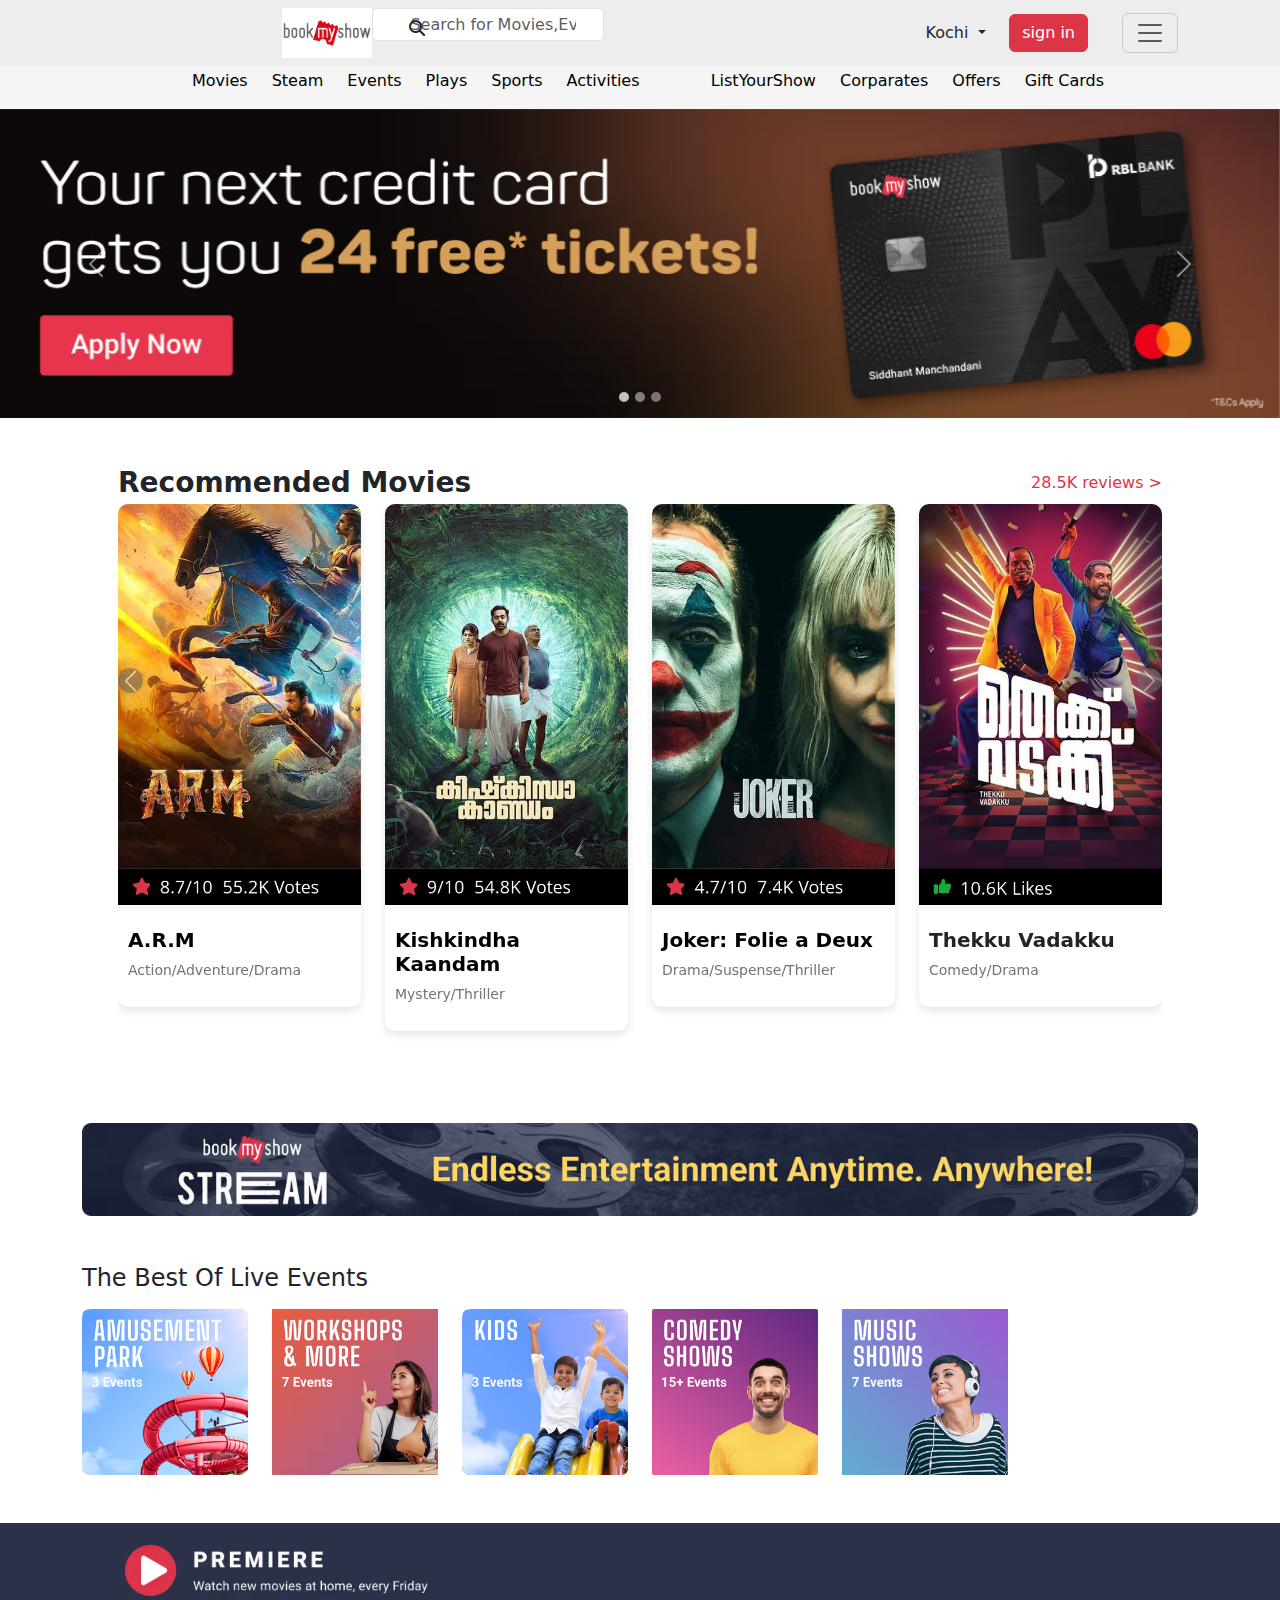
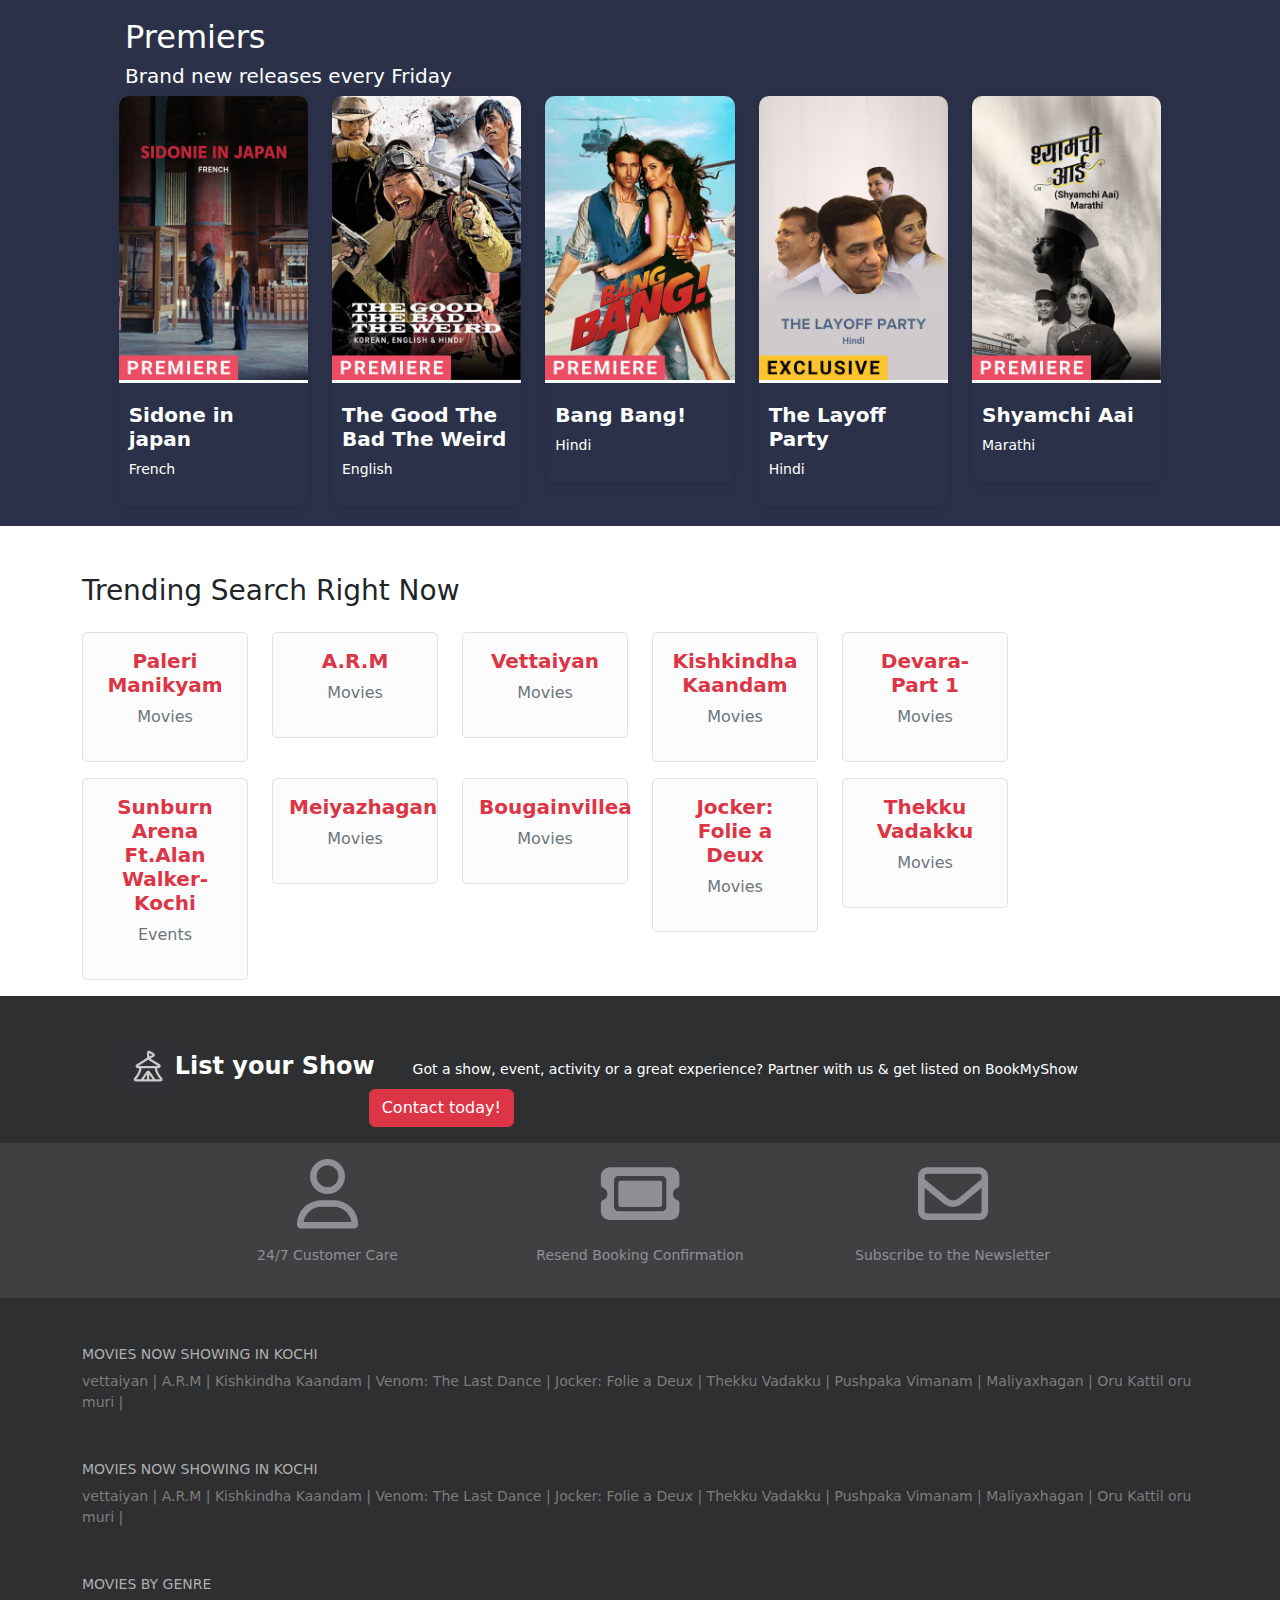
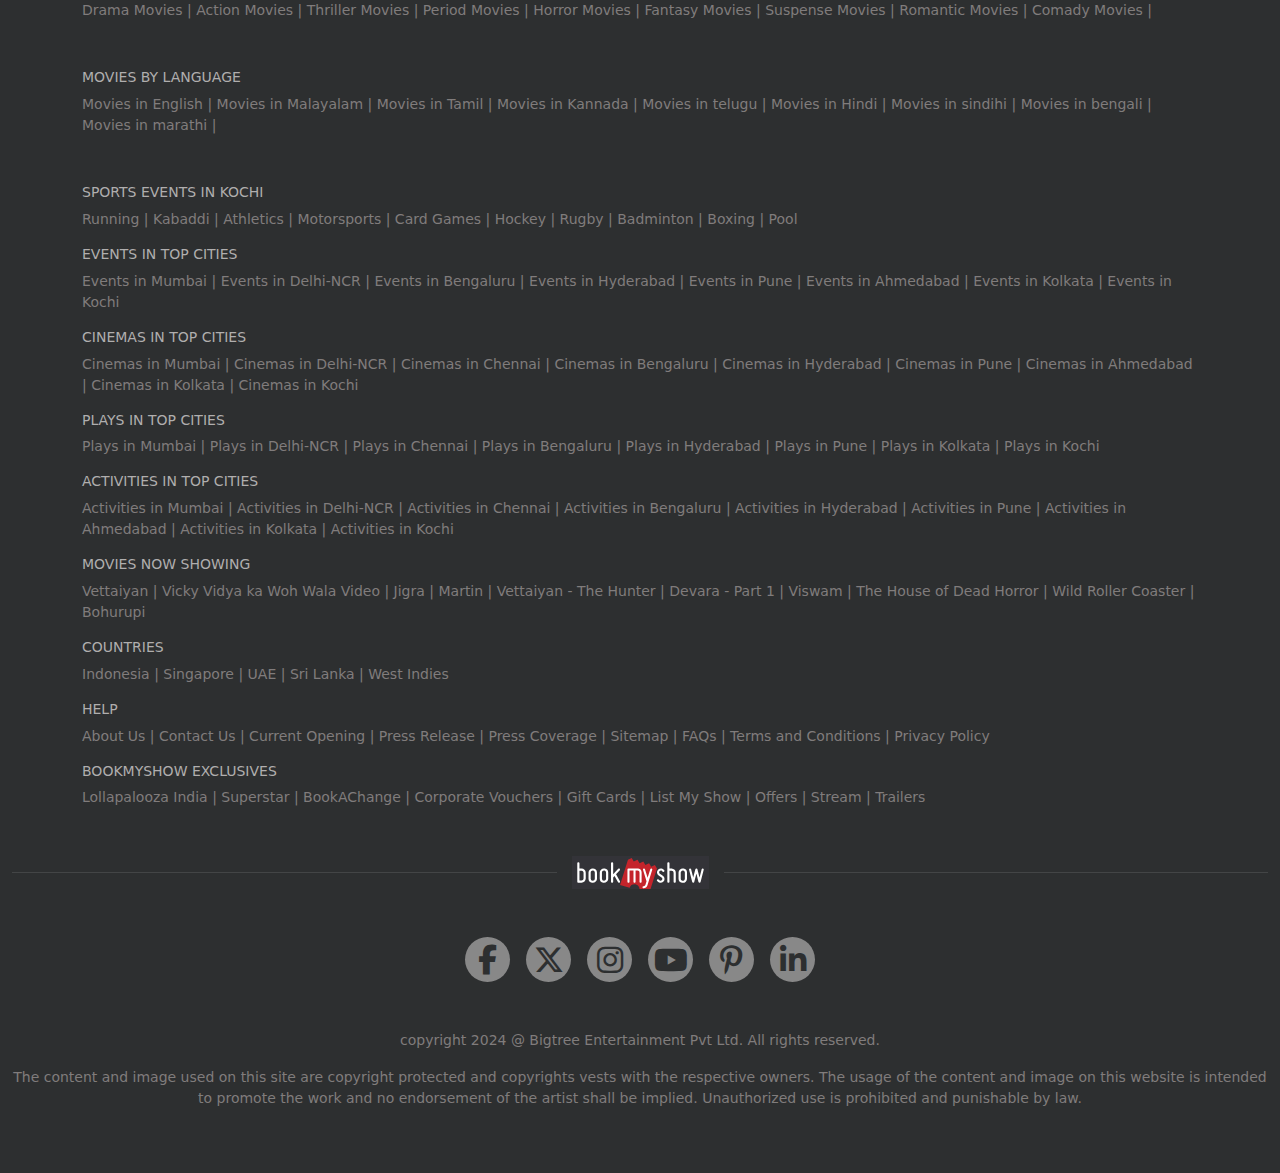
<file: index.html>
<!DOCTYPE html>
<html lang="en">
<head>
    <meta charset="UTF-8">
    <meta name="viewport" content="width=device-width, initial-scale=1.0">
    <title>Document</title>
    <link rel="stylesheet" href="style.css">
    <link href="https://cdn.jsdelivr.net/npm/bootstrap@5.3.3/dist/css/bootstrap.min.css" rel="stylesheet">
    <script src="https://cdn.jsdelivr.net/npm/bootstrap@5.3.3/dist/js/bootstrap.bundle.min.js"></script>
    <link rel="stylesheet" href="https://cdnjs.cloudflare.com/ajax/libs/font-awesome/6.6.0/css/all.min.css">
</head>
<body>
    <nav id="navbar" class="navbar  bg-body-teriary fixed-top content d-none d-md-block">
        <div class=" container-fluid">
            <form class="d-flex justify-content-center" role="search" style="width: 600px;">
                <img id="logo"  src="media/logo.png" alt=""height="50px"></a>
                <i id="slogo"  class="  fa-solid fa-magnifying-glass" aria-hidden="false"></i>
                <input id="search"  class="form-control me-2" type="search" placeholder="     Search for Movies,Events,Plays,Sports and Activities" aria-label="Search">
            </form>


            
            <div id="kochi" class="dropdown ">            
                <a  class="nav-link dropdown-toggle" href="#" role="button" data-bs-toggle="dropdown" aria-expanded="false">
                    Kochi
                </a>
                <ul class="dropdown-menu" style="width: 50vw; left: calc(60% - 35vw);">
                    <li class="mb-3"><i id="droplogo"  class="  fa-solid fa-magnifying-glass" aria-hidden="false"></i>
                        <input  class="form-control me-2" type="search" placeholder="     Search for Your City" aria-label="Search"></li>
                    <li class="mb-3"><a class=" text-danger  text-decoration-none" href="#">&nbsp;&nbsp;<i class="fa-solid fa-location-dot  me-2">

                    </i>&nbsp;Detect my location</li></a>
                    <b class="d-flex justify-content-center mb-3">Popluar Cities</b>
                    <div class="row">
                        <div style="margin-left: 30px;" class="col">
                            <a class="text-decoration-none" href="#">
                                <img src="media/bang.png" alt="">
                                <p class="text-black">Banglore</p>
                            </a>
                        </div>
                        <div class="col">
                            <a class="text-decoration-none" href="#">
                                <img src="media/chen.avif" alt="">
                                <p class="text-black">Chennai</p>
                            </a>
                        </div>
                        <div class="col">
                            <a class="text-decoration-none" href="#">
                                <img src="media/hyd.png" alt="">
                                <p class="text-black">Hyderabad</p>
                            </a>
                        </div>
                        <div class="col">
                            <a class="text-decoration-none" href="#">
                                <img src="media/mumbai.avif" alt="">
                                <p class="text-black">Mumbai</p>
                            </a>
                        </div>
                        <div class="col">
                            <a class="text-decoration-none" href="#">
                                <img src="media/koch-selected.avif" alt="">
                                <p class="text-black">Kochi</p>
                            </a>
                        </div>

                    </div>
                    <b class="d-flex text-danger justify-content-center mb-3">View All Cities</b>
                </ul>    
            </div>




            <button id="login" class="btn btn-danger" type="submit">sign in</button>
            <button id="canva" class="navbar-toggler" type="button" data-bs-toggle="offcanvas" data-bs-target="#offcanvasNavbar" aria-controls="offcanvasNavbar" aria-label="Toggle navigation">
                <span class="navbar-toggler-icon"></span>
            </button>
            <div  class="offcanvas offcanvas-end" tabindex="-1" id="offcanvasNavbar" aria-labelledby="offcanvasNavbarLabel">
                <div class="offcanvas-header">
                    <h5 class="offcanvas-title" id="offcanvasNavbarLabel">HEY !</h5>
                    <button type="button" class="btn-close" data-bs-dismiss="offcanvas" aria-label="Close"></button>
                </div>
                <div class="offcanvas-body">
                    <ul class="navbar-nav justify-content-end flex-grow-1 ">
                        <li id="gift" class="p-2 nav-item border-top border-bottom">
                            <a class="nav-link active" aria-current="page" href="#"><img src="media/gift.png" width="50px" alt="Profile" class="rounded-circle mb-2">Unlock special offers & great benefits <p><div class="d-flex justify-content-center"><button class="btn btn-outline-danger">Login/Register</button></div></p></span></a>
                        </li>
                        <li id="noti" class="p-2 nav-item border-bottom">
                            <a class="nav-link " href="#"><i class="fa-regular fa-bell"></i>&nbsp;&nbsp;Notifacations</a>
                        </li>
                        <li id="order" style="pointer-events: none; " class="p-2 nav-item border-bottom">
                            <a id="order" ></a><i id="order" class="fa fa-cart-shopping"></i>&nbsp;&nbsp;Your Order</a>
                        </li>
                        <li id="order" style="pointer-events: none; " class="p-2 nav-item border-bottom">
                            <a id="order" ></a><i class="fa-brands fa-youtube"></i>&nbsp;&nbsp;Stream Libarary</a>
                        </li>
                        <li id="noti" class="p-2 nav-item border-bottom">
                            <a class="nav-link " href="#"><i class="fa-regular fa-credit-card"></i>&nbsp;&nbsp;Play Credit Card</a>
                        </li>
                        <li id="noti" class="p-2 nav-item border-bottom">
                            <a class="nav-link " href="#"><i class="fa-regular fa-comment"></i>&nbsp;&nbsp;Help & Support</a>
                        </li>
                        <li id="order" style="pointer-events: none; " class="p-2 nav-item border-bottom">
                            <a id="order" ></a><i id="order" class="fa-solid fa-gear"></i>&nbsp;&nbsp;Account & Settings</a>
                        </li>
                        <li id="noti" class="p-2 nav-item border-bottom">
                            <a class="nav-link " href="#"><i class="fa-solid fa-gift"></i>&nbsp;&nbsp;Rewards</a>
                        </li>
                        <li id="noti" class="p-2 nav-item border-bottom">
                            <a class="nav-link " href="#"><i class="fa-solid fa-book-medical"></i>&nbsp;&nbsp;BookAChange</a>
                        </li>

    </nav>

    <nav id="nav2" class=" second-navbar mt-5 d-none d-md-block">
        <div id="navrow" class="row container  pt-2">
            <div class="col-auto ">
                <a class="text-decoration-none" href="#">
                    <p class="text-black">Movies</p>
                </a>
            </div>
            <div class="col-auto">
                <a class="text-decoration-none" href="#">
                    <p class="text-black">Steam</p>
                </a>
            </div>
            <div class="col-auto">
                <a class="text-decoration-none" href="#">
                    <p class="text-black">Events</p>
                </a>
            </div>
            <div class="col-auto">
                <a class="text-decoration-none" href="#">
                    <p class="text-black">Plays</p>
                </a>
            </div>
            <div class="col-auto">
                <a class="text-decoration-none" href="#">
                    <p class="text-black">Sports</p>
                </a>
            </div>
            <div class="col-auto">
                <a class="text-decoration-none" href="#">
                    <p class="text-black">Activities</p>
                </a>
            </div>


            <div id="navrow2" class="col-auto ms-auto">
                <a class="text-decoration-none" href="#">
                    <p class="text-black">ListYourShow</p>
                </a>
            </div>
            <div class="col-auto">
                <a class="text-decoration-none" href="#">
                    <p class="text-black">Corparates</p>
                </a>
            </div>
            <div class="col-auto">
                <a class="text-decoration-none" href="#">
                    <p class="text-black">Offers</p>
                </a>
            </div>
            <div class="col-auto">
                <a class="text-decoration-none" href="#">
                    <p class="text-black">Gift Cards</p>
                </a>
            </div>
        </div>
    </nav>



    <div id="demo" class="carousel slide" data-bs-ride="carousel">

        <div class="carousel-indicators">
          <button type="button" data-bs-target="#demo" data-bs-slide-to="0" class="active" style="width: 10px; height: 10px; border-radius: 50%; background-color: #c5c1c1; border: none;"></button>
          <button type="button" data-bs-target="#demo" data-bs-slide-to="1" style="width: 10px; height: 10px; border-radius: 50%; background-color: #f4eded; border: none;"></button>
          <button type="button" data-bs-target="#demo" data-bs-slide-to="2" style="width: 10px; height: 10px; border-radius: 50%; background-color: #d9d6d6; border: none;"></button>
        </div>
        
        <div class="carousel-inner">
          <div class="carousel-item active">
            <img src="media/slide.avif" alt="" class="d-block" style="width:100%">
          </div>
          <div class="carousel-item">
            <img src="media/slide1.avif" alt="" class="d-block" style="width:100%">
          </div>
          <div class="carousel-item">
            <img src="media/slide2.avif" alt="" class="d-block" style="width:100%">
          </div>
        </div>
        
        <button class="carousel-control-prev" type="button" data-bs-target="#demo" data-bs-slide="prev">
          <span class="carousel-control-prev-icon"></span>
        </button>
        <button class="carousel-control-next" type="button" data-bs-target="#demo" data-bs-slide="next">
          <span class="carousel-control-next-icon"></span>
        </button>
      </div>



        <div class="sample container p-5">
            <div class="d-flex justify-content-between align-items-center mb-1">
                <h3  class="mb-0"><b>Recommended Movies</b></h3>
                <a href="#"  class="text-danger text-decoration-none ms-2">28.5K reviews ></a>
            </div>
        <div id="demo2" class="carousel slide" data-bs-ride="false">
            
            <!-- The slideshow/carousel -->
            <div class="carousel-inner">
                <div class="carousel-item active ">
                    <div class="row justify-content-center">
                        <div class="col-md-3">
                            <a class="text-decoration-none text-black" href="2ndpage.html">
                                <div class="movie-card">
                                    <img src="media/rec1.avif" class="img-fluid">
                                    <div class="movie-details ">
                
                                        <h5 class="movie-title">A.R.M</h5>
                                        <p class="movie-genre">Action/Adventure/Drama</p>
                                    </div>
                                </div>
                            </a>
            
                        </div>
                
                        <div class="col-md-3">
                            <a class="text-decoration-none text-black" href="2ndpage.html">
                                <div class="movie-card">
                                    <img src="media/rec2.avif" alt="Kishkindha Kaandam" class="img-fluid">
                                    <div class="movie-details">
                                        <h5 class="movie-title">Kishkindha Kaandam</h5>
                                        <p class="movie-genre">Mystery/Thriller</p>
                                    </div>
                                </div>
                            </a>
            
            
                        </div>
                
                        <div class="col-md-3">
                            <a class="text-decoration-none text-black" href="2ndpage.html">
                                <div class="movie-card">
                                    <img src="media/rec3.avif" alt="Kishkindha Kaandam" class="img-fluid">
                                    <div class="movie-details ">
                                        <h5 class="movie-title">Joker: Folie a Deux</h5>
                                        <p class="movie-genre">Drama/Suspense/Thriller</p>
                                    </div>
                                    
                                </div>
                            </a>
                        </div>
                
                        <div class="col-md-3">
                            <div class="movie-card">
                                <img src="media/rec4.avif" alt="Thekku Vadakku" class="img-fluid">
                                <div class="movie-details">
            
                                    <h5 class="movie-title">Thekku Vadakku</h5>
                                    <p class="movie-genre">Comedy/Drama</p>
                                </div>
                            </div>
                        </div>
                        
                        <!-- <div class="col-md-3">
                            <div class="movie-card">
                                <img src="media/rec5.avif" alt="Pushpaka Vimanam" class="img-fluid">
                                <div class="movie-details">
            
                                    <h5 class="movie-title">Pushpaka Vimanam</h5>
                                    <p class="movie-genre">Fantasy/Thriller</p>
                                </div>
                            </div>
                        </div> -->
                
                    </div>
                
              </div>
              <div class="carousel-item">
                <div class="row justify-content-center">
                    <div class="col-md-3">
                        <a class="text-decoration-none text-black" href="2ndpage.html">
                            <div class="movie-card">
                                <img src="media/r1.avif" class="img-fluid">
                                <div class="movie-details ">
                
                                    <h5 class="movie-title">Oru Kattil Oru Muri</h5>
                                    <p class="movie-genre">Family/Romantic/Drama</p>
                                </div>
                            </div>
                        </a>
            
                    </div>
                
                    <div class="col-md-3">
                        <a class="text-decoration-none text-black" href="2ndpage.html">
                            <div class="movie-card">
                                <img src="media/r2.avif" alt="Kishkindha Kaandam" class="img-fluid">
                                <div class="movie-details">
                                    <h5 class="movie-title">Meiyazhagan</h5>
                                    <p class="movie-genre">Comedy/Drama</p>
                                </div>
                            </div>
                        </a>
            
            
                    </div>
                
                    <div class="col-md-3">
                        <a class="text-decoration-none text-black" href="2ndpage.html">
                            <div class="movie-card">
                                <img src="media/r3.avif" alt="Kishkindha Kaandam" class="img-fluid">
                                <div class="movie-details ">
                                    <h5 class="movie-title">Devara - Part 1</h5>
                                    <p class="movie-genre">Drama/Action/Thriller</p>
                                </div>
                                    
                            </div>
                        </a>
                    </div>
                
                    <!-- Movie Card 4 -->
                    <div class="col-md-3">
                        <div class="movie-card">
                            <img src="media/r4.avif" alt="Thekku Vadakku" class="img-fluid">
                            <div class="movie-details">
            
                                <h5 class="movie-title">Venom: The Last Dance</h5>
                                <p class="movie-genre">Action/Adventure</p>
                            </div>
                        </div>
                    </div>
                
                    <!-- <div class="col-md-3">
                        <div class="movie-card">
                            <img src="media/r5.avif" alt="Pushpaka Vimanam" class="img-fluid">
                            <div class="movie-details">
            
                                <h5 class="movie-title">Lubber Pandu</h5>
                                <p class="movie-genre">Drama/Romantic/Sports</p>
                            </div>
                        </div>
                    </div>
                
                </div> -->
                
      
              </div>
            </div>
            <button style="background-color: #5c5e5c; border-radius: 50%; width: 25px; height: 25px; position: absolute; top: 30%;" class="carousel-control-prev " type="button1" data-bs-target="#demo2" data-bs-slide="prev">
                <span class="carousel-control-prev-icon"></span>
              </button>
              <button style="background-color: #747774; border-radius: 50%; width: 25px; height: 25px; position: absolute; top: 30%; right: 0px;" class="carousel-control-next" type="button1" data-bs-target="#demo2" data-bs-slide="next">
                <span class="carousel-control-next-icon"></span>
              </button>
            </div>
    
              </div>
    
       
    </div>

    <div class="container container-fluid my-4">
        <img class="img-fluid" src="media/stream.png" alt="">
    </div>

    <div class="container container-fluid my-5">
        <h4>The Best Of Live Events</h4>
        <div class="row">
            <div class="col-md-2 mt-2">
                <img width="100%" src="media/best1.avif" alt="">
            </div>
            <div class="col-md-2 mt-2">
                <img width="100%" src="media/best2.avif" alt="">
            </div>
            <div class="col-md-2 mt-2">
                <img width="100%" src="media/best3.avif" alt="">
            </div>
            <div class="col-md-2 mt-2">
                <img width="100%" src="media/best4.avif" alt="">
            </div>
            <div class="col-md-2 mt-2">
                <img width="100%" src="media/best5.avif" alt="">
            </div>
        </div>
    </div>
<div id="premi" class="container-fluid my-5 d-flex flex-column ">
    <img id="pre" class="img-fluid" src="media/Prem.png" alt="">
    <h2 id="pre" class="text-white ">Premiers</h2>
    <h5 id="pre" class="text-white ">Brand new releases every Friday</h5>

    <div class="row justify-content-center">
        <div class="col-md-2">
            <div class="movie-card">
                <img src="media/pr1.avif" alt="">
                <div id="mov" class="movie-details">
                    <h5 class="movie-title">Sidone in japan</h5>
                    <p id="mov" class="movie-genre">French</p>
                </div>
            </div>
        </div>
        <div class="col-md-2">
            <div class="movie-card">
                <img src="media/pr2.avif" alt="Thekku Vadakku">
                <div  class="movie-details">
                    <h5 id="mov" class="movie-title">The Good The Bad The Weird</h5>
                    <p id="mov" class="movie-genre">English</p>
                </div>
            </div>
        </div>
        <div class="col-md-2">
            <div class="movie-card">
                <img src="media/pr3.avif" alt="Thekku Vadakku">
                <div class="movie-details">
                    <h5 id="mov" class="movie-title">Bang Bang!</h5>
                    <p id="mov" class="movie-genre">Hindi</p>
                </div>
            </div>
        </div>
        <div class="col-md-2">
            <div class="movie-card">
                <img src="media/pr4.avif" alt="Thekku Vadakku">
                <div class="movie-details">
                    <h5 id="mov" class="movie-title">The Layoff Party</h5>
                    <p id="mov" class="movie-genre">Hindi</p>
                </div>
            </div>
        </div>
        <div class="col-md-2">
            <div class="movie-card">
                <img src="media/pr5.avif" alt="Thekku Vadakku">
                <div class="movie-details">
                    <h5 id="mov" class="movie-title">Shyamchi Aai</h5>
                    <p id="mov" class="movie-genre">Marathi</p>
                </div>
            </div>
        </div>
    </div>
</div>

<div class="container container-fluid mt-5">
    <h3 id="Trending" class="mb-4">Trending Search Right Now</h3>
    <div class="row">
        <!-- 1 -->
        <div class="col-sm-6 col-md-4 col-lg-2 mb-3">
            <div class="search-card p-3 text-center">
                <h5 class="text-danger">Paleri Manikyam</h5>
                <P>Movies</P>
            </div>
        </div>

        <!-- 2 -->
        <div class="col-sm-6 col-md-4 col-lg-2 mb-3">
            <div class="search-card p-3 text-center">
                <h5 class="text-danger">A.R.M</h5>
                <P>Movies</P>
            </div>
        </div>

        <!-- 3 -->
        <div class="col-sm-6 col-md-4 col-lg-2 mb-3">
            <div class="search-card p-3 text-center">
                <h5 class="text-danger">Vettaiyan</h5>
                <P>Movies</P>
            </div>
        </div>

        <!-- 4 -->
        <div class="col-sm-6 col-md-4 col-lg-2 mb-3">
            <div class="search-card p-3 text-center">
                <h5 class="text-danger">Kishkindha Kaandam</h5>
                <P>Movies</P>
            </div>
        </div>

        <!-- 5 -->
        <div class="col-sm-6 col-md-4 col-lg-2 mb-3">
            <div class="search-card p-3 text-center">
                <h5 class="text-danger">Devara-Part 1</h5>
                <P>Movies</P>
            </div>
        </div>

    </div>
    <div class="row">
        <!-- 1 -->
        <div class="col-sm-6 col-md-4 col-lg-2 mb-3">
            <div class="search-card p-3 text-center">
                <h5 class="text-danger">Sunburn Arena Ft.Alan Walker-Kochi</h5>
                <P>Events</P>
            </div>
        </div>

        <!-- 2 -->
        <div class="col-sm-6 col-md-4 col-lg-2 mb-3">
            <div class="search-card p-3 text-center">
                <h5 class="text-danger">Meiyazhagan</h5>
                <P>Movies</P>
            </div>
        </div>

        <!-- 3 -->
        <div class="col-sm-6 col-md-4 col-lg-2 mb-3">
            <div class="search-card p-3 text-center">
                <h5 class="text-danger">Bougainvillea</h5>
                <P>Movies</P>
            </div>
        </div>

        <!-- 4 -->
        <div class="col-sm-6 col-md-4 col-lg-2 mb-3">
            <div class="search-card p-3 text-center">
                <h5 class="text-danger">Jocker: Folie a Deux</h5>
                <P>Movies</P>
            </div>
        </div>

        <!-- 5 -->
        <div class="col-sm-6 col-md-4 col-lg-2 mb-3">
            <div class="search-card p-3 text-center">
                <h5 class="text-danger">Thekku Vadakku</h5>
                <P>Movies</P>
            </div>
        </div>

    </div>

</div>


<footer style="overflow-y: hidden;" class="footer py-5 d-none d-md-block">
    <div class="container-fluid">
      <div class="row justify-content-center text-center text-md-start">
        <div class="col-md-10">
          <p class="text-white">
            <a href="#" class=" footer-logo text-white fw-bold text-decoration-none"><img src="media/icon1.png" alt="">List your Show &nbsp; &nbsp;</a> 
            Got a show, event, activity or a great experience? Partner with us & get listed on BookMyShow 
            <a id="contact"  href="#" class="btn btn-danger ">Contact today! </a>
        </p>
        </div>
  
<div id="row" class="row justify-content-center">
    <div class="icon-box col-12 col-md-4 col-lg-3 mb-3 text-center ">
      <i style="font-size: 70px;" class="fa-regular fa-user my-3"></i>
      <p class="">24/7 Customer Care</p>
    </div>
    <div class="icon-box col-12 col-md-4 col-lg-3 mb-3 text-center">
      <i style="font-size: 70px;" class="fa-solid fa-ticket my-3"></i>
      <p >Resend Booking Confirmation</p>
    </div>
    <div class="icon-box col-12 col-md-4 col-lg-3 mb-3 text-center">
      <i style="font-size: 70px;" class="fa-regular fa-envelope my-3"></i>
      <p >Subscribe to the Newsletter</p>
    </div>
  </div>
</div>
<!-- ------------------------------------ -->
<div class="container mt-5">
<h4 id="heading">MOVIES NOW SHOWING IN KOCHI</h4>
<p class="para"><a id="text1" href="">vettaiyan</a> |
<a id="text1" href="">A.R.M</a> |
<a id="text1" href="">Kishkindha Kaandam</a> |
<a id="text1" href="">Venom: The Last Dance</a> |
<a id="text1" href="">Jocker: Folie a Deux</a> |
<a id="text1" href="">Thekku Vadakku</a> |
<a id="text1" href="">Pushpaka Vimanam</a> |
<a id="text1" href="">Maliyaxhagan</a> |
<a id="text1" href="">Oru Kattil oru muri</a> |
</p>
</div>
<div class="container mt-5">
<h4 id="heading">MOVIES NOW SHOWING IN KOCHI</h4>
<p class="para"><a id="text1" href="">vettaiyan</a> |
<a id="text1" href="">A.R.M</a> |
<a id="text1" href="">Kishkindha Kaandam</a> |
<a id="text1" href="">Venom: The Last Dance</a> |
<a id="text1" href="">Jocker: Folie a Deux</a> |
<a id="text1" href="">Thekku Vadakku</a> |
<a id="text1" href="">Pushpaka Vimanam</a> |
<a id="text1" href="">Maliyaxhagan</a> |
<a id="text1" href="">Oru Kattil oru muri</a> |
</p>
</div>
<div class="container mt-5">
<h4 id="heading">MOVIES BY GENRE</h4>
<p class="para"><a id="text1" href="">Drama Movies</a> |
<a id="text1" href="">Action Movies</a> |
<a id="text1" href="">Thriller Movies</a> |
<a id="text1" href="">Period Movies</a> |
<a id="text1" href="">Horror Movies</a> |
<a id="text1" href="">Fantasy Movies</a> |
<a id="text1" href="">Suspense Movies</a> |
<a id="text1" href="">Romantic Movies</a> |
<a id="text1" href="">Comady Movies</a> |
</p>
</div>
<div class="container mt-5">
<h4 id="heading">MOVIES BY LANGUAGE</h4>
<p class="para"><a id="text1" href="">Movies in English</a> |
<a id="text1" href="">Movies in Malayalam</a> |
<a id="text1" href="">Movies in Tamil</a> |
<a id="text1" href="">Movies in Kannada</a> |
<a id="text1" href="">Movies in telugu</a> |
<a id="text1" href="">Movies in Hindi</a> |
<a id="text1" href="">Movies in sindihi</a> |
<a id="text1" href="">Movies in bengali</a> |
<a id="text1" href="">Movies in marathi</a> |
</p>
</div>
<div class="container mt-5">
<h4 id="heading">SPORTS EVENTS IN KOCHI</h4>
<p class="para">
    <a href="" id="text1">Running</a> |
    <a href="" id="text1">Kabaddi</a> |
    <a href="" id="text1">Athletics</a> |
    <a href="" id="text1">Motorsports</a> |
    <a href="" id="text1">Card Games</a> |
    <a href="" id="text1">Hockey</a> |
    <a href="" id="text1">Rugby</a> |
    <a href="" id="text1">Badminton</a> |
    <a href="" id="text1">Boxing</a> |
    <a href="" id="text1">Pool</a>
</p>

<h4 id="heading">EVENTS IN TOP CITIES</h4>
<p class="para">
    <a href="" id="text1">Events in Mumbai</a> |
    <a href="" id="text1">Events in Delhi-NCR</a> |
    <a href="" id="text1">Events in Bengaluru</a> |
    <a href="" id="text1">Events in Hyderabad</a> |
    <a href="" id="text1">Events in Pune</a> |
    <a href="" id="text1">Events in Ahmedabad</a> |
    <a href="" id="text1">Events in Kolkata</a> |
    <a href="" id="text1">Events in Kochi</a>
</p>

<h4 id="heading">CINEMAS IN TOP CITIES</h4>
<p class="para">
    <a href="" id="text1">Cinemas in Mumbai</a> |
    <a href="" id="text1">Cinemas in Delhi-NCR</a> |
    <a href="" id="text1">Cinemas in Chennai</a> |
    <a href="" id="text1">Cinemas in Bengaluru</a> |
    <a href="" id="text1">Cinemas in Hyderabad</a> |
    <a href="" id="text1">Cinemas in Pune</a> |
    <a href="" id="text1">Cinemas in Ahmedabad</a> |
    <a href="" id="text1">Cinemas in Kolkata</a> |
    <a href="" id="text1">Cinemas in Kochi</a>
</p>

<h4 id="heading">PLAYS IN TOP CITIES</h4>
<p class="para">
    <a href="" id="text1">Plays in Mumbai</a> |
    <a href="" id="text1">Plays in Delhi-NCR</a> |
    <a href="" id="text1">Plays in Chennai</a> |
    <a href="" id="text1">Plays in Bengaluru</a> |
    <a href="" id="text1">Plays in Hyderabad</a> |
    <a href="" id="text1">Plays in Pune</a> |
    <a href="" id="text1">Plays in Kolkata</a> |
    <a href="" id="text1">Plays in Kochi</a>
</p>

<h4 id="heading">ACTIVITIES IN TOP CITIES</h4>
<p class="para">
    <a href="" id="text1">Activities in Mumbai</a> |
    <a href="" id="text1">Activities in Delhi-NCR</a> |
    <a href="" id="text1">Activities in Chennai</a> |
    <a href="" id="text1">Activities in Bengaluru</a> |
    <a href="" id="text1">Activities in Hyderabad</a> |
    <a href="" id="text1">Activities in Pune</a> |
    <a href="" id="text1">Activities in Ahmedabad</a> |
    <a href="" id="text1">Activities in Kolkata</a> |
    <a href="" id="text1">Activities in Kochi</a>
</p>

<h4 id="heading">MOVIES NOW SHOWING</h4>
<p class="para">
    <a href="" id="text1">Vettaiyan</a> |
    <a href="" id="text1">Vicky Vidya ka Woh Wala Video</a> |
    <a href="" id="text1">Jigra</a> |
    <a href="" id="text1">Martin</a> |
    <a href="" id="text1">Vettaiyan - The Hunter</a> |
    <a href="" id="text1">Devara - Part 1</a> |
    <a href="" id="text1">Viswam</a> |
    <a href="" id="text1">The House of Dead Horror</a> |
    <a href="" id="text1">Wild Roller Coaster</a> |
    <a href="" id="text1">Bohurupi</a>
</p>

<h4 id="heading">COUNTRIES</h4>
<p class="para">
    <a href="" id="text1">Indonesia</a> |
    <a href="" id="text1">Singapore</a> |
    <a href="" id="text1">UAE</a> |
    <a href="" id="text1">Sri Lanka</a> |
    <a href="" id="text1">West Indies</a>
</p>

<h4 id="heading">HELP</h4>
<p class="para">
    <a href="" id="text1">About Us</a> |
    <a href="" id="text1">Contact Us</a> |
    <a href="" id="text1">Current Opening</a> |
    <a href="" id="text1">Press Release</a> |
    <a href="" id="text1">Press Coverage</a> |
    <a href="" id="text1">Sitemap</a> |
    <a href="" id="text1">FAQs</a> |
    <a href="" id="text1">Terms and Conditions</a> |
    <a href="" id="text1">Privacy Policy</a>
</p>

<h4 id="heading">BOOKMYSHOW EXCLUSIVES</h4>
<p class="para">
    <a href="" id="text1">Lollapalooza India</a> |
    <a href="" id="text1">Superstar</a> |
    <a href="" id="text1">BookAChange</a> |
    <a href="" id="text1">Corporate Vouchers</a> |
    <a href="" id="text1">Gift Cards</a> |
    <a href="" id="text1">List My Show</a> |
    <a href="" id="text1">Offers</a> |
    <a href="" id="text1">Stream</a> |
    <a href="" id="text1">Trailers</a>
</p>
</div>
<div class="line mt-5">
<hr class="left-line">
<img src="media/loho2.png" alt="Logo" class="logo">
<hr class="right-line">
</div>
<div class=" social mt-5 d-flex justify-content-center ">
<i id="social1" class="fa-brands fa-facebook-f mx-2"></i>
    <i id="social1" class="fa-brands fa-x-twitter mx-2"></i>
    <i id="social1" class="fa-brands fa-instagram mx-2"></i>
    <i id="social1" class="fa-brands fa-youtube mx-2"></i>
    <i id="social1" class="fa-brands fa-pinterest-p mx-2"></i>
    <i id="social1" class="fa-brands fa-linkedin-in mx-2"></i>
</p>
</div>

<div class="text-center  ">
<p id="text2" class="mt-5 ">copyright 2024 @ Bigtree Entertainment Pvt Ltd. All rights reserved.</p>
<p id="text2">The content and image used on this site are copyright protected and copyrights vests with the respective owners. The usage of the content and image on this website is intended to promote the work and no endorsement of the
    artist shall be implied. Unauthorized use is prohibited and punishable by law.
</p>


</div>



    </div>
  </footer>



</body>
</html>
</file>
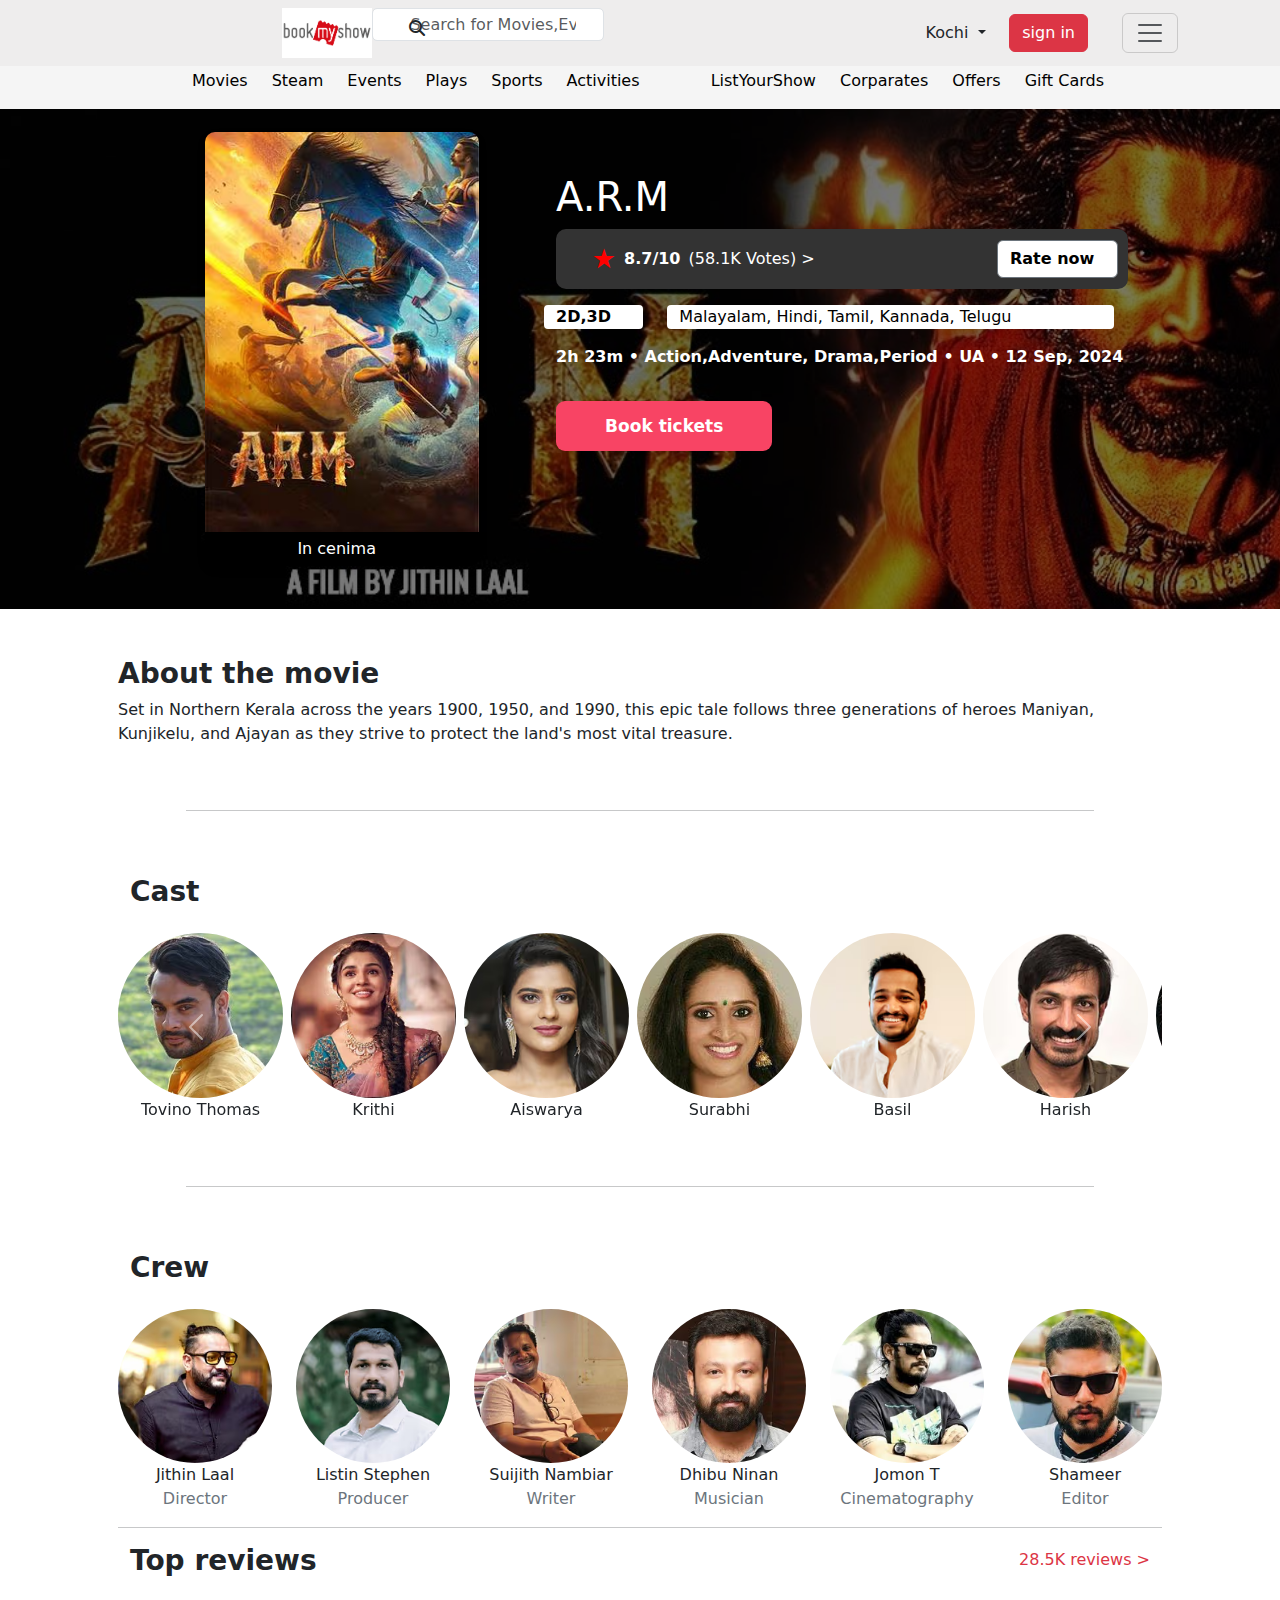
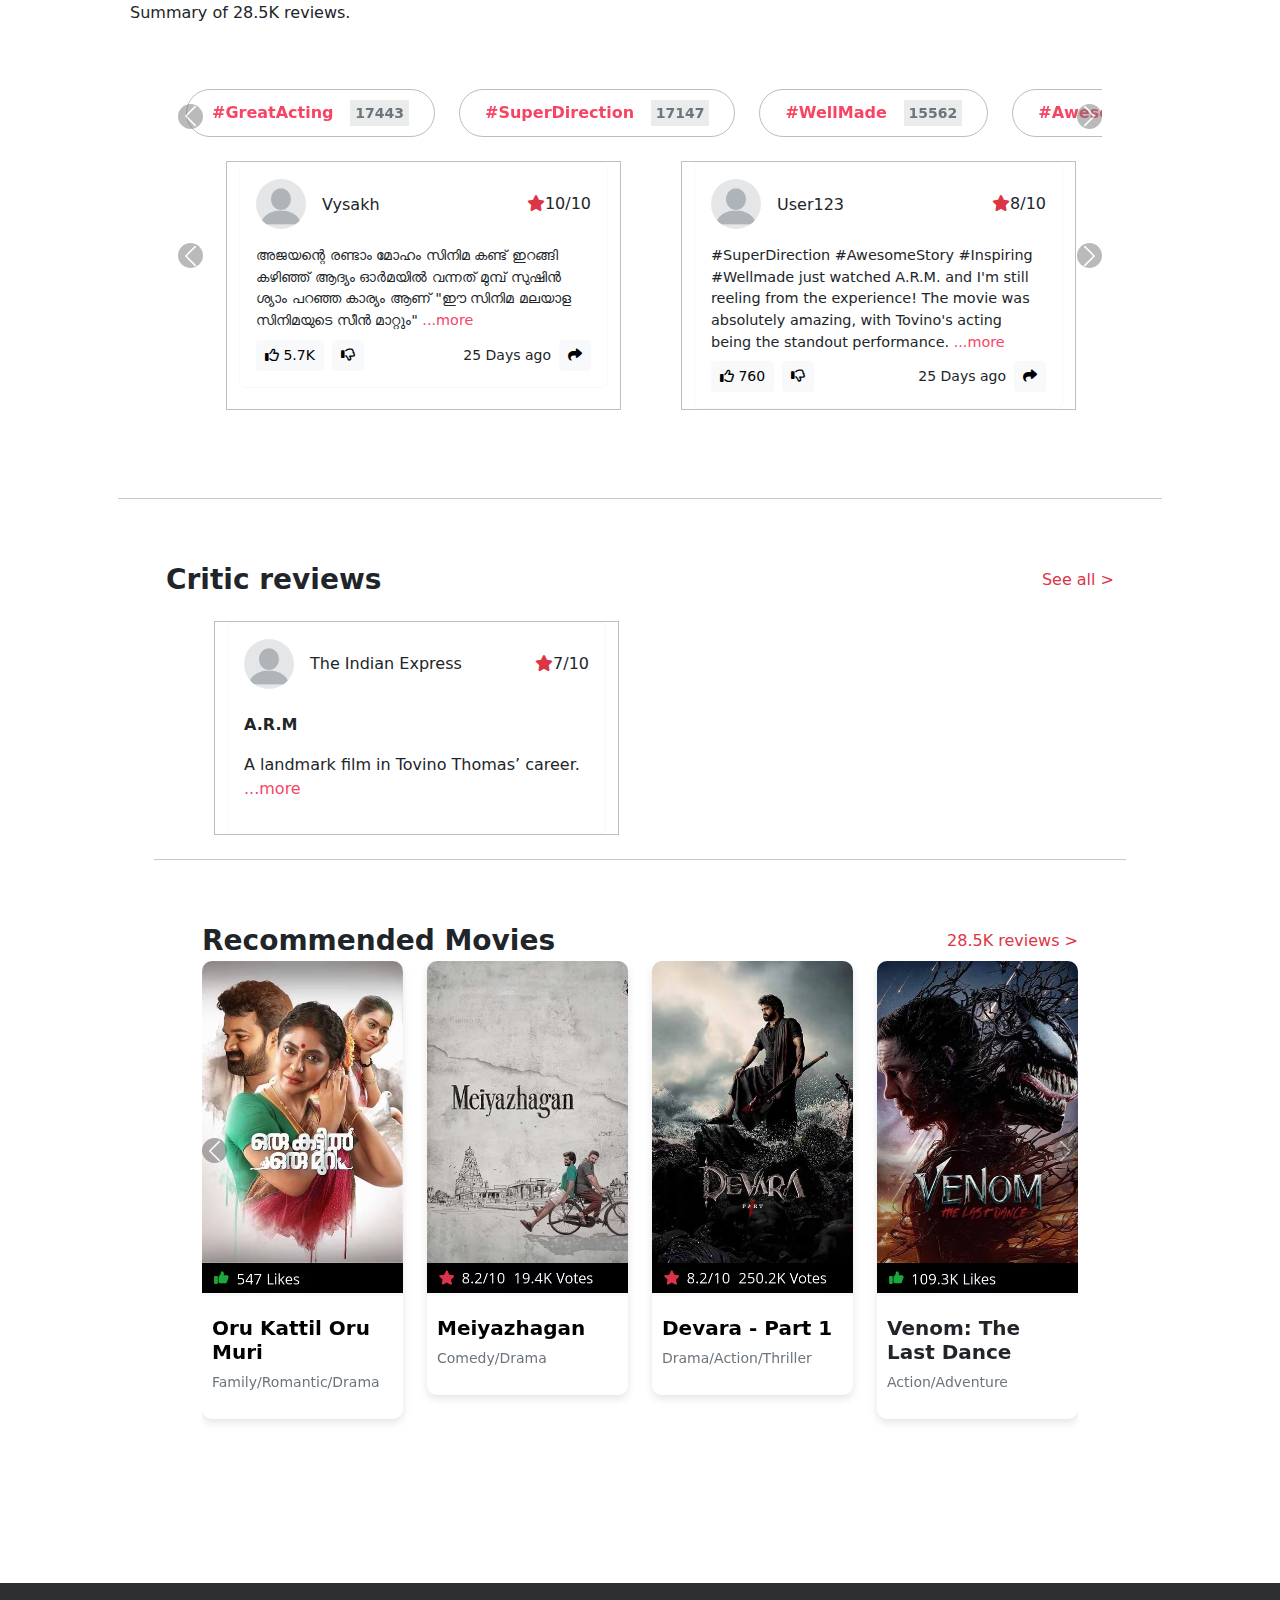
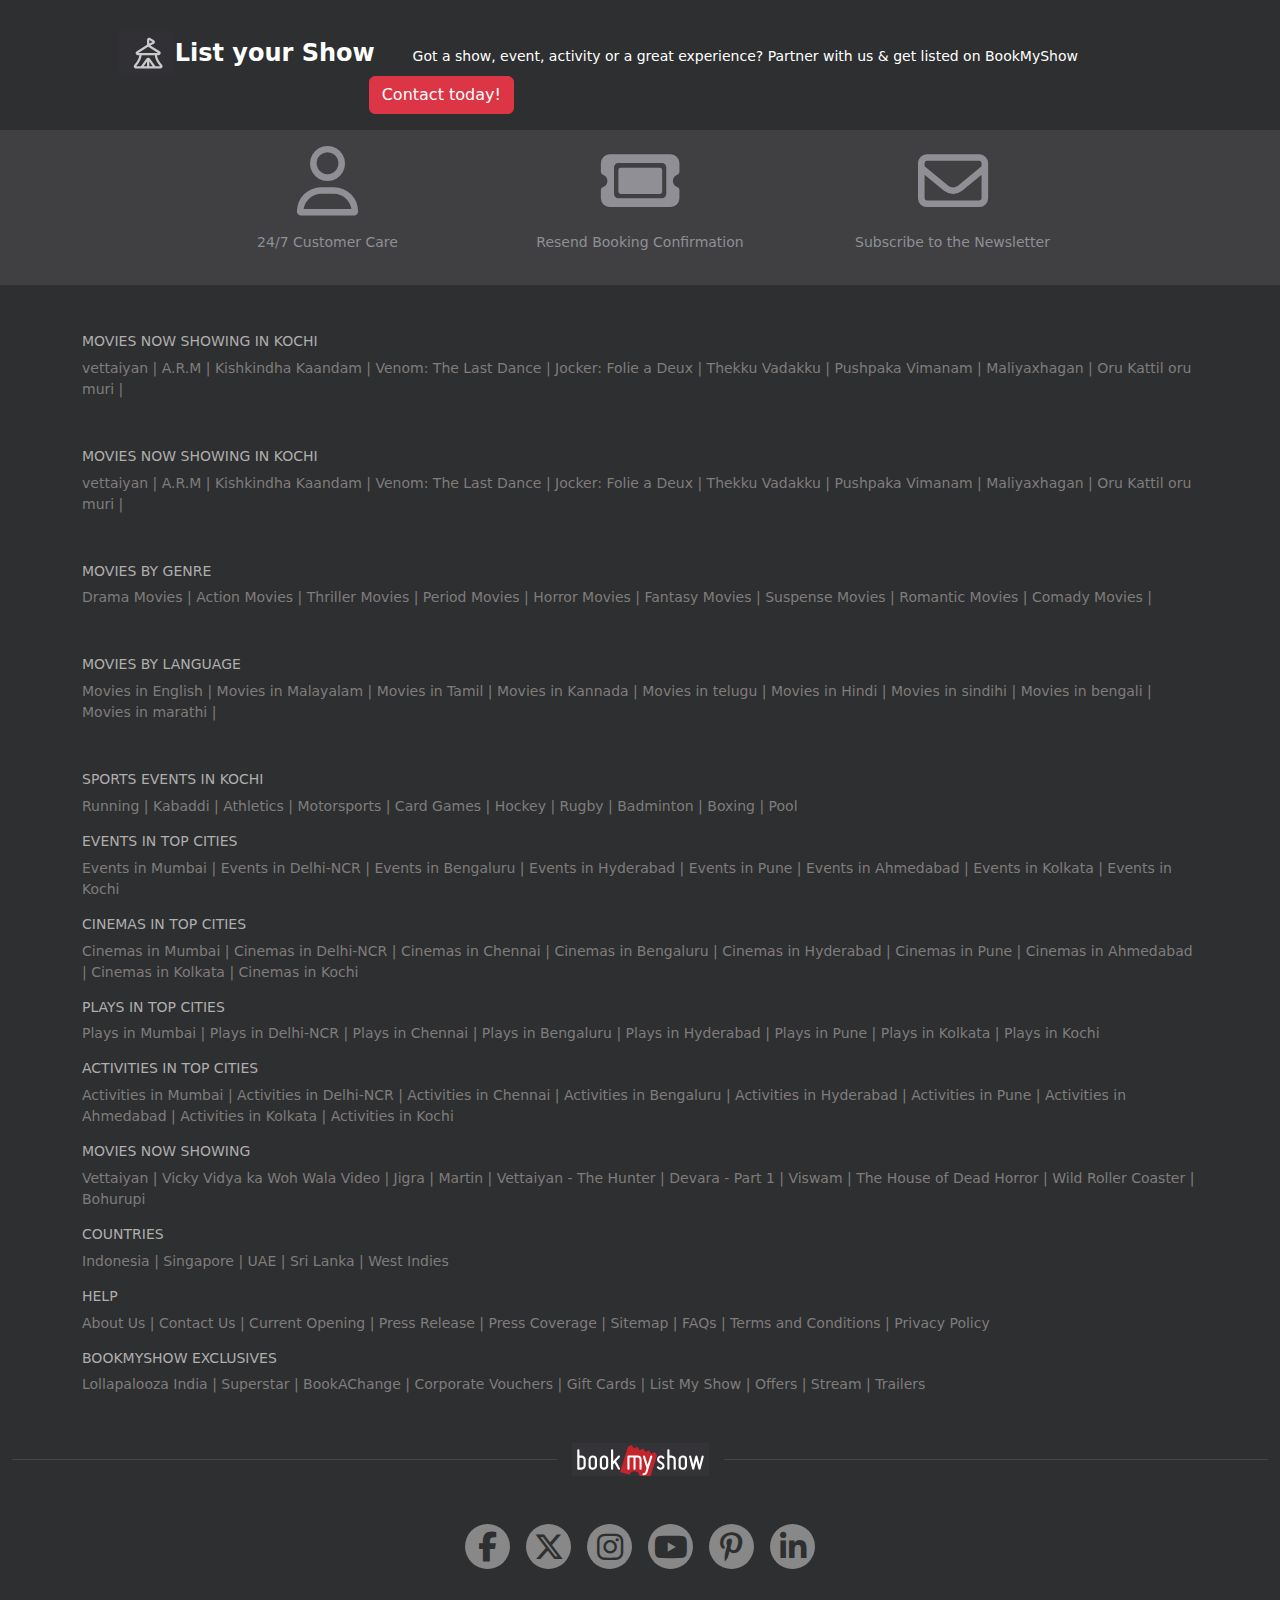
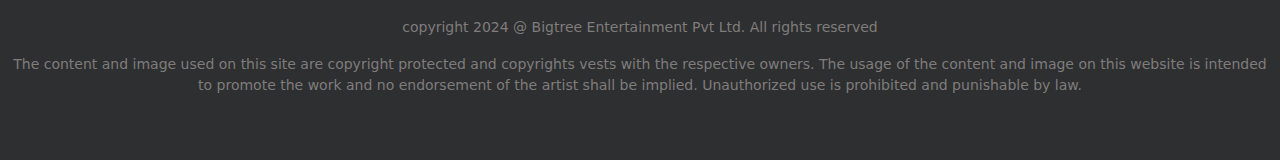
<file: 2ndpage.html>
<!DOCTYPE html>
<html lang="en">
    <head>
        <meta charset="UTF-8">
        <meta name="viewport" content="width=device-width, initial-scale=1.0">
        <title>Document</title>
        <link rel="stylesheet" href="style.css">
        <link href="https://cdn.jsdelivr.net/npm/bootstrap@5.3.3/dist/css/bootstrap.min.css" rel="stylesheet">
        <script src="https://cdn.jsdelivr.net/npm/bootstrap@5.3.3/dist/js/bootstrap.bundle.min.js"></script>
        <link rel="stylesheet" href="https://cdnjs.cloudflare.com/ajax/libs/font-awesome/6.6.0/css/all.min.css">
    </head>
    <body>
        <nav id="navbar" class="navbar  bg-body-teriary fixed-top content d-none d-md-block">
            <div class=" container-fluid">
                <form class="d-flex justify-content-center" role="search" style="width: 600px;">
                    <img id="logo"  src="media/logo.png" alt=""height="50px"></a>
                    <i id="slogo"  class="  fa-solid fa-magnifying-glass" aria-hidden="false"></i>
                    <input id="search"  class="form-control me-2" type="search" placeholder="     Search for Movies,Events,Plays,Sports and Activities" aria-label="Search">
                </form>
    
    
                
                <div id="kochi" class="dropdown ">            
                    <a  class="nav-link dropdown-toggle" href="#" role="button" data-bs-toggle="dropdown" aria-expanded="false">
                        Kochi
                    </a>
                    <ul class="dropdown-menu" style="width: 50vw; left: calc(60% - 35vw);">
                        <li class="mb-3"><i id="droplogo"  class="  fa-solid fa-magnifying-glass" aria-hidden="false"></i>
                            <input  class="form-control me-2" type="search" placeholder="     Search for Your City" aria-label="Search"></li>
                        <li class="mb-3"><a class=" text-danger  text-decoration-none" href="#">&nbsp;&nbsp;<i class="fa-solid fa-location-dot  me-2">
    
                        </i>&nbsp;Detect my location</li></a>
                        <b class="d-flex justify-content-center mb-3">Popluar Cities</b>
                        <div style="margin-left: 30px;" class="row">
                            <div class="col ">
                                <a class="text-decoration-none" href="#">
                                    <img src="media/bang.png" alt="">
                                    <p class="text-black">Banglore</p>
                                </a>
                            </div>
                            <div class="col">
                                <a class="text-decoration-none" href="#">
                                    <img src="media/chen.avif" alt="">
                                    <p class="text-black">Chennai</p>
                                </a>
                            </div>
                            <div class="col">
                                <a class="text-decoration-none" href="#">
                                    <img src="media/hyd.png" alt="">
                                    <p class="text-black">Hyderabad</p>
                                </a>
                            </div>
                            <div class="col">
                                <a class="text-decoration-none" href="#">
                                    <img src="media/mumbai.avif" alt="">
                                    <p class="text-black">Mumbai</p>
                                </a>
                            </div>
                            <div class="col">
                                <a class="text-decoration-none" href="#">
                                    <img src="media/koch-selected.avif" alt="">
                                    <p class="text-black">Kochi</p>
                                </a>
                            </div>
    
                        </div>
                        <b class="d-flex text-danger justify-content-center mb-3">View All Cities</b>
                    </ul>    
                </div>
    
    
    
    
                <button id="login" class="btn btn-danger" type="submit">sign in</button>
                <button id="canva" class="navbar-toggler" type="button" data-bs-toggle="offcanvas" data-bs-target="#offcanvasNavbar" aria-controls="offcanvasNavbar" aria-label="Toggle navigation">
                    <span class="navbar-toggler-icon"></span>
                </button>
                <div  class="offcanvas offcanvas-end" tabindex="-1" id="offcanvasNavbar" aria-labelledby="offcanvasNavbarLabel">
                    <div class="offcanvas-header">
                        <h5 class="offcanvas-title" id="offcanvasNavbarLabel">HEY !</h5>
                        <button type="button" class="btn-close" data-bs-dismiss="offcanvas" aria-label="Close"></button>
                    </div>
                    <div class="offcanvas-body">
                        <ul class="navbar-nav justify-content-end flex-grow-1 ">
                            <li id="gift" class="p-2 nav-item border-top border-bottom">
                                <a class="nav-link active" aria-current="page" href="#"><img src="media/gift.png" width="50px" alt="Profile" class="rounded-circle mb-2">Unlock special offers & great benefits <p><div class="d-flex justify-content-center"><button class="btn btn-outline-danger">Login/Register</button></div></p></span></a>
                            </li>
                            <li id="noti" class="p-2 nav-item border-bottom">
                                <a class="nav-link " href="#"><i class="fa-regular fa-bell"></i>&nbsp;&nbsp;Notifacations</a>
                            </li>
                            <li id="order" style="pointer-events: none; " class="p-2 nav-item border-bottom">
                                <a id="order" ></a><i id="order" class="fa fa-cart-shopping"></i>&nbsp;&nbsp;Your Order</a>
                            </li>
                            <li id="order" style="pointer-events: none; " class="p-2 nav-item border-bottom">
                                <a id="order" ></a><i class="fa-brands fa-youtube"></i>&nbsp;&nbsp;Stream Libarary</a>
                            </li>
                            <li id="noti" class="p-2 nav-item border-bottom">
                                <a class="nav-link " href="#"><i class="fa-regular fa-credit-card"></i>&nbsp;&nbsp;Play Credit Card</a>
                            </li>
                            <li id="noti" class="p-2 nav-item border-bottom">
                                <a class="nav-link " href="#"><i class="fa-regular fa-comment"></i>&nbsp;&nbsp;Help & Support</a>
                            </li>
                            <li id="order" style="pointer-events: none; " class="p-2 nav-item border-bottom">
                                <a id="order" ></a><i id="order" class="fa-solid fa-gear"></i>&nbsp;&nbsp;Account & Settings</a>
                            </li>
                            <li id="noti" class="p-2 nav-item border-bottom">
                                <a class="nav-link " href="#"><i class="fa-solid fa-gift"></i>&nbsp;&nbsp;Rewards</a>
                            </li>
                            <li id="noti" class="p-2 nav-item border-bottom">
                                <a class="nav-link " href="#"><i class="fa-solid fa-book-medical"></i>&nbsp;&nbsp;BookAChange</a>
                            </li>
    
        </nav>
    
        <nav id="nav2" class=" second-navbar mt-5 d-none d-md-block">
            <div id="navrow" class="row container  pt-2">
                <div class="col-auto ">
                    <a class="text-decoration-none" href="#">
                        <p class="text-black">Movies</p>
                    </a>
                </div>
                <div class="col-auto">
                    <a class="text-decoration-none" href="#">
                        <p class="text-black">Steam</p>
                    </a>
                </div>
                <div class="col-auto">
                    <a class="text-decoration-none" href="#">
                        <p class="text-black">Events</p>
                    </a>
                </div>
                <div class="col-auto">
                    <a class="text-decoration-none" href="#">
                        <p class="text-black">Plays</p>
                    </a>
                </div>
                <div class="col-auto">
                    <a class="text-decoration-none" href="#">
                        <p class="text-black">Sports</p>
                    </a>
                </div>
                <div class="col-auto">
                    <a class="text-decoration-none" href="#">
                        <p class="text-black">Activities</p>
                    </a>
                </div>
    
    
                <div id="navrow2" class="col-auto ms-auto">
                    <a class="text-decoration-none" href="#">
                        <p class="text-black">ListYourShow</p>
                    </a>
                </div>
                <div class="col-auto">
                    <a class="text-decoration-none" href="#">
                        <p class="text-black">Corparates</p>
                    </a>
                </div>
                <div class="col-auto">
                    <a class="text-decoration-none" href="#">
                        <p class="text-black">Offers</p>
                    </a>
                </div>
                <div class="col-auto">
                    <a class="text-decoration-none" href="#">
                        <p class="text-black">Gift Cards</p>
                    </a>
                </div>
            </div>
        </nav>

        <!-- main -->
        <div id="main1" class="image-fluid d-flex ">
            <div id="main2" class=" row align-items-center">
                <!-- Movie Card 1 -->
                <div class="col-md-4">
                    <div class="movie-card">
                        <img src="media/arm1.avif" alt="A.R.M">
                        <div class="movie-details">
                            <div class="movie-stats" style="background-color: #000000">
                                <span> In cenima</span>
                            </div>
                           
                        </div>
                    </div>
                </div>
                <div id="main3" class="col-md-8">
                    <div class="movieinfo">
                        <div class="movietitle"><h1>A.R.M</h1></div>
                        <div id="rating" class="d-flex align-items-center">
                            <span id="star" class="star text-orange">&nbsp;&nbsp; ★</span>
                            <span class="score mx-2"><b>8.7/10</b></span>
                            <span class="votes">(58.1K Votes) ></span>
                            <button id="ratebtn" class="btn btn-outline-secondary rate-btn ms-auto"><b>Rate now</b>&nbsp;&nbsp;</button>
                        </div>
                        <div class="lang row gap-4 mt-3">
                            <div id="lang" class="col-2"><b>2D,3D</b></div>
                            <div id="lang" class="col-9"><span class="language">Malayalam, Hindi, Tamil, Kannada, Telugu</span></div>
                        </div>
                        <div class="duration mt-3"><b>2h 23m • Action,Adventure, Drama,Period • UA • 12 Sep, 2024</b></div></div>
                        

                        <a id="book" class="mt-5" href="#"><b>Book tickets</b></a>


                    </div>
                </div>
          </div>
        </div>

<!-- ------------------------------------ -->
<div class="sample container p-5">
    <h3><b>About the movie</b></h3>
    
    <span>Set in Northern Kerala across the years 1900, 1950, and 1990, this epic tale follows three generations of heroes Maniyan,</span>
    <span>Kunjikelu, and Ajayan as they strive to protect the land's most vital treasure.</span>
</div>
<hr class="mx-auto d-block" width="71%">


<!-- ----cast----- -->

<div class="sample container p-5">
    <h3 class="mb-4 container " ><b>Cast</b></h3>

    <div id="demo" class="carousel slide" data-bs-ride="false">
        
        <!-- The slideshow/carousel -->
        <div class="carousel-inner">
          <div class="carousel-item active">
            <div class="d-flex gap-2">
            <div>
            <img src="media/c1.avif" class=" d-inline rounded-circle" style="width:165px;" alt="">
            <figcaption style="text-align: center;">Tovino Thomas</figcaption> 
           </div>
           <div>
            <img src="media/c2.avif" class=" d-inline rounded-circle" style="width:165px;" alt="">
            <figcaption style="text-align: center;">Krithi</figcaption>
           </div>
           <div>
            <img src="media/c3.avif" class=" d-inline rounded-circle" style="width:165px;" alt="">
            <figcaption style="text-align: center;">Aiswarya</figcaption>
            </div> 
            <div>
            <img src="media/c4.avif" class=" d-inline rounded-circle" style="width:165px;" alt=""> 
            <figcaption style="text-align: center;">Surabhi</figcaption>
            </div>
            <div>
            <img src="media/c5.avif" class=" d-inline rounded-circle" style="width:165px;" alt="">
            <figcaption style="text-align: center;">Basil</figcaption>
            </div>
            <div> 
            <img src="media/c6.avif" class=" d-inline rounded-circle" style="width:165px;" alt="">
            <figcaption style="text-align: center;">Harish</figcaption>
            </div>
            <div> 
            <img src="media/c7.avif" class=" d-inline rounded-circle" style="width:165px;" alt="">
            <figcaption style="text-align: center;">Madhupal</figcaption> 
           </div>
        </div>


          </div>
          <div class="carousel-item">
            <div class="d-flex gap-2">
                <div>
                <img src="media/c8.avif" class=" d-inline rounded-circle" style="width:165px;" alt="">
                <figcaption style="text-align: center;">Rohini</figcaption> 
               </div>
               <div>
                <img src="media/c9.avif" class=" d-inline rounded-circle" style="width:165px;" alt="">
                <figcaption style="text-align: center;">Aju varghese</figcaption>
               </div>
               <div>
                <img src="media/c10.avif" class=" d-inline rounded-circle" style="width:165px;" alt="">
                <figcaption style="text-align: center;">Kabir</figcaption>
                </div> 
                <div>
                <img src="media/c11.avif" class=" d-inline rounded-circle" style="width:165px;" alt=""> 
                <figcaption style="text-align: center;">Jagadeesh</figcaption>
                </div>
                <div>
                <img src="media/c12.avif" class=" d-inline rounded-circle" style="width:165px;" alt="">
                <figcaption style="text-align: center;">Sudheesh</figcaption>
                </div>
                <div> 
                <img src="media/c13.avif" class=" d-inline rounded-circle" style="width:165px;" alt="">
                <figcaption style="text-align: center;">Nisthar</figcaption>
                </div>
                <div> 
                    <img src="media/c14.avif" class=" d-inline rounded-circle" style="width:165px;" alt="">
                    <figcaption style="text-align: center;">Maala</figcaption>
                    </div>
          </div>   
  
          </div>
        </div>
        <button class="carousel-control-prev" type="button" data-bs-target="#demo" data-bs-slide="prev">
            <span class="carousel-control-prev-icon"></span>
          </button>
          <button class="carousel-control-next" type="button" data-bs-target="#demo" data-bs-slide="next">
            <span class="carousel-control-next-icon"></span>
          </button>
        </div>

          </div>

<hr class="mx-auto d-block" width="71%">

<div class="sample container p-5">
    <h3 class="mb-4 container " ><b>Crew</b></h3>

    <div class="row row-cols-1 row-cols-md-2 row-cols-lg-6 g-4">
        <div class="col">
            <img src="media/cr1.avif" class="img-fluid rounded-circle" alt="">
            <figcaption style="text-align: center;">Jithin Laal</figcaption> 
            <figcaption class="text-secondary" style=" text-align: center;">Director</figcaption> 

        </div>
        <div class="col">
            <img src="media/cr2.avif" class="img-fluid rounded-circle" alt="">
            <figcaption style="text-align: center;">Listin Stephen</figcaption>
            <figcaption class="text-secondary" style=" text-align: center;">Producer</figcaption> 
        </div>
        <div class="col">
            <img src="media/cr3.avif" class="img-fluid rounded-circle" alt="">
            <figcaption style="text-align: center;">Suijith Nambiar</figcaption>
            <figcaption class="text-secondary" style=" text-align: center;">Writer</figcaption> 
        </div> 
        <div class="col">
            <img src="media/cr4.avif" class="img-fluid rounded-circle" alt=""> 
            <figcaption style="text-align: center;">Dhibu Ninan</figcaption>
            <figcaption class="text-secondary" style=" text-align: center;">Musician</figcaption> 
        </div>
        <div class="col">
            <img src="media/cr5.avif" class="img-fluid rounded-circle" alt="">
            <figcaption style="text-align: center;">Jomon T</figcaption>
            <figcaption class="text-secondary" style=" text-align: center;">Cinematography</figcaption> 
        </div>
        <div class="col"> 
            <img src="media/cr6.avif" class="img-fluid rounded-circle" alt="">
            <figcaption style="text-align: center;">Shameer</figcaption>
            <figcaption class="text-secondary" style=" text-align: center;">Editor</figcaption> 
        </div>
    </div>
    <hr class="mx-auto d-block" width="100%">

 <!-- reviews -->
 <div class="container mt-3">
    <!-- Top Reviews Header -->
    <div class="d-flex justify-content-between align-items-center mb-1">
        <h3 class="mb-0"><b>Top reviews</b></h3>
        <a href="#" class="text-danger text-decoration-none">28.5K reviews ></a>
    </div>

    <!-- Reviews Summary -->
    <p class="mt-4">Summary of 28.5K reviews.</p>

    <div class="sample container p-5">
    
        <div id="demo1" class="carousel slide" data-bs-ride="false">
            
            <!-- The slideshow/carousel -->
            <div class="carousel-inner">
              <div class="carousel-item active">
                <div class="d-flex gap-2">
                <div>
                <span id="no" class="badge rounded-pill  mx-2">#GreatActing &nbsp;&nbsp;<small id="no1" class="text-secondary">17443</small></span>
            </div>
               <div>
                <span id="no" class="badge rounded-pill   mx-2">#SuperDirection&nbsp;&nbsp; <small id="no1" class="text-secondary">17147</small></span>
            </div>
               <div>
                <span id="no" class="badge rounded-pill  mx-2">#WellMade&nbsp;&nbsp; <small id="no1" class="text-secondary">15562</small></span>
            </div> 
                <div>
                    <span id="no" class="badge rounded-pill t mx-2">#AwesomeStory&nbsp;&nbsp; <small id="no1" class="text-secondary">11146</small></span>
                </div>
                <div>
                    <span id="no" class="badge rounded-pill  mx-2">#WorthWatching&nbsp;&nbsp; <small id="no1" class="text-secondary">15300</small></span>
                </div>

            </div>
    
    
              </div>
              <div class="carousel-item">
                <div class="d-flex gap-2">
                    <div> 
                        <span id="no" class="badge rounded-pill  mx-2">#SuperMovie&nbsp;&nbsp;<small id="no1" class="text-secondary">143532</small></span>
                    </div>
                    <div> 
                        <span id="no" class="badge rounded-pill mx-2">#Wellmade&nbsp;&nbsp; <small id="no1" class="text-secondary">23233</small></span>
                    </div>
                    <div> 
                        <span id="no" class="badge rounded-pill  mx-2">#WorthWatching&nbsp;&nbsp; <small id="no1" class="text-secondary">43534</small></span>
                    </div>
                    <div> 
                        <span id="no" class="badge rounded-pill  mx-2">#Superb&nbsp;&nbsp; <small id="no1" class="text-secondary">10000</small></span>
                    </div>
                    <div> 
                        <span id="no" class="badge rounded-pill  mx-2">#brelient &nbsp;&nbsp;<small id="no1" class="text-secondary">2342</small></span>
                    </div>
                    <div> 
                        <span id="no" class="badge rounded-pill  mx-2">#supersong &nbsp;&nbsp;<small id="no1" class="text-secondary">34234</small></span>
                    </div>
              </div>   
      
              </div>
            </div>
            <button  style="background-color: #747774; border-radius: 50%; width: 25px; height: 25px; position: absolute; top: 30%; right: 0px;" class="carousel-control-prev" type="button" data-bs-target="#demo1" data-bs-slide="prev">
                <span class="carousel-control-prev-icon"></span>
              </button>
              <button  style="background-color: #747774; border-radius: 50%; width: 25px; height: 25px; position: absolute; top: 30%; right: 0px;" class="carousel-control-next" type="button" data-bs-target="#demo1" data-bs-slide="next">
                <span class="carousel-control-next-icon"></span>
              </button>
            </div>

            <div id="demo2" class="carousel slide mt-4" data-bs-ride="false">
                <!-- The slideshow/carousel -->
                <div class="carousel-inner">
                  <!-- Slide 1 -->
                  <div class="carousel-item active">
                    <div class="row">
                      <!-- Review 1 -->
                      <div id="revbox" class="col-md-5 mb-4">
                        <div class="card border-light p-3">
                          <div class="d-flex align-items-center mb-3">
                            <img src="media/icon.jpg" width="50" height="50" alt="User" class="rounded-circle me-3">
                            <h6 class="mb-0">Vysakh</h6>
                            <span class="ms-auto text-dark"><i class="fa fa-star text-danger"></i>10/10 </span>
                          </div>
                          <p class="mb-2" style="font-size: 0.9rem; line-height: 1.5;">
                            അജയന്റെ രണ്ടാം മോഹം സിനിമ കണ്ട് ഇറങ്ങി കഴിഞ്ഞ് ആദ്യം ഓർമയിൽ വന്നത് മുമ്പ് സുഷിൻ ശ്യാം പറഞ്ഞ കാര്യം ആണ് "ഈ സിനിമ മലയാള സിനിമയുടെ സീൻ മാറ്റും"
                            <a id="more" href="#">...more</a>
                          </p>
                          <div class="d-flex align-items-center">
                            <button class="btn btn-light btn-sm me-2"><i class="fa-regular fa-thumbs-up"></i> 5.7K</button>
                            <button class="btn btn-light btn-sm"><i class="fa-regular fa-thumbs-down"></i></button>
                            <small class="ms-auto">25 Days ago</small>
                            <button class="btn btn-light btn-sm ms-2"><i class="fa fa-share"></i></button>
                          </div>
                        </div>
                      </div>
              
                      <!-- Review 2 -->
                      <div id="revbox" class="col-md-5 mb-4">
                        <div class="card border-light p-3">
                          <div class="d-flex align-items-center mb-3">
                            <img src="media/icon.jpg" width="50" height="50" alt="User" class="rounded-circle me-3">
                            <h6 class="mb-0">User123</h6>
                            <span class="ms-auto text-dark"><i class="fa fa-star text-danger"></i>8/10 </span>
                          </div>
                          <p class="mb-2" style="font-size: 0.9rem; line-height: 1.5;">
                            #SuperDirection #AwesomeStory #Inspiring #Wellmade
                            just watched A.R.M. and I'm still reeling from the experience! The movie was absolutely amazing, with Tovino's acting being the standout performance.
                            <a id="more" href="#">...more</a>
                            </p>
                          <div class="d-flex align-items-center">
                            <button class="btn btn-light btn-sm me-2"><i class="fa-regular fa-thumbs-up"></i> 760</button>
                            <button class="btn btn-light btn-sm"><i class="fa-regular fa-thumbs-down"></i></button>
                            <small class="ms-auto">25 Days ago</small>
                            <button class="btn btn-light btn-sm ms-2"><i class="fa fa-share"></i></button>
                          </div>
                        </div>
                      </div>
                    </div>
                  </div>
              
                  <!-- Slide 2 -->
                  <div class="carousel-item">
                    <div class="row">
                      <!-- Review 3 -->
                      <div id="revbox" class="col-md-5 mb-4">
                        <div  class="card border-light p-3">
                          <div class="d-flex align-items-center mb-3">
                            <img src="media/icon.jpg" width="50" height="50" alt="User" class="rounded-circle me-3">
                            <h6 class="mb-0">Karthik</h6>
                            <span class="ms-auto text-dark"><i class="fa fa-star text-danger"></i>9/10 </i></span>
                          </div>
                          <p class="mb-2" style="font-size: 0.9rem; line-height: 1.5;">
                            #Entertaining #Interesting #NiceStory #Timepass #CoolMusic #Fun
                            3ഡി വളരെ മോശം ആണ് 2ഡി യിൽ കാണുമ്പോൾ വളരെ ഇന്ട്രെസ്റ് ആയേനെ 3ഡി ഫേസ് എല്ലാം കുതിരയെ പോലെ ആയിപോയി
                              </p>
                          <div class="d-flex align-items-center">
                            <button class="btn btn-light btn-sm me-2"><i class="fa-regular fa-thumbs-up"></i> 4.2K</button>
                            <button class="btn btn-light btn-sm"><i class="fa-regular fa-thumbs-down"></i></button>
                            <small class="ms-auto">15 Days ago</small>
                            <button class="btn btn-light btn-sm ms-2"><i class="fa fa-share"></i></button>
                          </div>
                        </div>
                      </div>
              
                      <!-- Review 4 -->
                      <div id="revbox" class="col-md-5 mb-4">
                        <div class="card border-light p-3">
                          <div class="d-flex align-items-center mb-3">
                            <img src="media/icon.jpg" width="50" height="50" alt="User" class="rounded-circle me-3">
                            <h6 class="mb-0">Agnaey</h6>
                            <span class="ms-auto text-dark"><i class="fa fa-star text-danger"></i>7/10 </span>
                          </div>
                          <p class="mb-2" style="font-size: 0.9rem; line-height: 1.5;">
                            #OneTimeWatch #Timepass
                            പ്രത്യേകിച്ച് ഒന്നുമില്ല.... ഒട്ടും emotionally hook ചെയ്യാത്തെ കഥയും സിനിമയും... എന്തിനിത് 3d ആക്കി ഇറങ്ങി എന്ന് മനസിലാവുന്നില്ല... ആൾക്കാരെ theatre 
                            <a id="more" href="#">...more</a>
                        </p>
                          <div class="d-flex align-items-center">
                            <button class="btn btn-light btn-sm me-2"><i class="fa-regular fa-thumbs-up"></i> 1.5K</button>
                            <button class="btn btn-light btn-sm"><i class="fa-regular fa-thumbs-down"></i></button>
                            <small class="ms-auto">30 Days ago</small>
                            <button class="btn btn-light btn-sm ms-2"><i class="fa fa-share"></i></button>
                          </div>
                        </div>
                      </div>
                    </div>
                  </div>
                </div>
              
                <!-- Carousel controls -->
                <button id="prev" class="carousel-control-prev" type="button" data-bs-target="#demo2" data-bs-slide="prev">
                  <span class="carousel-control-prev-icon"></span>
                  <span class="visually-hidden">Previous</span>
                </button>
                <button id="next" class="carousel-control-next" type="button" data-bs-target="#demo2" data-bs-slide="next">
                  <span class="carousel-control-next-icon"></span>
                  <span class="visually-hidden">Next</span>
                </button>
              </div> 
        </div>
 </div>

 <hr>

 <div class="sample container p-5">
    <div class="d-flex justify-content-between align-items-center mb-1">
        <h3  class="mb-0"><b>Critic reviews</b></h3>
        <a href="#"  class="text-danger text-decoration-none ms-2">See all ></a>
    </div>
    <div class="row mt-4">
        <!-- Review 3 -->
        <div id="revbox" class="col-md-5 mb-4">
          <div  class="card border-light p-3">
            <div class="d-flex align-items-center mb-3">
              <img src="media/icon.jpg" width="50" height="50" alt="User" class="rounded-circle me-3">
              <h6 class="mb-0">The Indian Express</h6>
              <span class="ms-auto text-dark"><i class="fa fa-star text-danger"></i>7/10 </i></span>
            </div>
            <p class="mb-2" style="font-size: 0.9rem; line-height: 1.5;">
                <p><b>A.R.M</b></p>
                A landmark film in Tovino Thomas’ career.
                <a id="more" href="#">...more</a>

                </p>
            <!-- <div class="d-flex align-items-center">
              <button class="btn btn-light btn-sm me-2"><i class="fa-regular fa-thumbs-up"></i> 4.2K</button>
              <button class="btn btn-light btn-sm"><i class="fa-regular fa-thumbs-down"></i></button>
              <small class="ms-auto">15 Days ago</small>
              <button class="btn btn-light btn-sm ms-2"><i class="fa fa-share"></i></button>
            </div> -->
          </div>
        </div>
<hr>



<div class="sample container p-5">
    <div class="d-flex justify-content-between align-items-center mb-1">
        <h3  class="mb-0"><b>Recommended Movies</b></h3>
        <a href="#"  class="text-danger text-decoration-none ms-2">28.5K reviews ></a>
    </div>
<div id="demo3" class="carousel slide" data-bs-ride="false">
    <!-- The slideshow/carousel -->
    <div class="carousel-inner">
        <div class="carousel-item active ">
            <div class="row justify-content-center">
                <div class="col-md-12 col-lg-3">
                    <a class="text-decoration-none text-black" href="2ndpage.html">
                        <div class="movie-card">
                            <img src="media/r1.avif" class="img-fluid">
                            <div class="movie-details ">
            
                                <h5 class="movie-title">Oru Kattil Oru Muri</h5>
                                <p class="movie-genre">Family/Romantic/Drama</p>
                            </div>
                        </div>
                    </a>
        
                </div>
            
                <div class="col-md-12 col-lg-3">
                    <a class="text-decoration-none text-black" href="2ndpage.html">
                        <div class="movie-card">
                            <img src="media/r2.avif" alt="Kishkindha Kaandam" class="img-fluid">
                            <div class="movie-details">
                                <h5 class="movie-title">Meiyazhagan</h5>
                                <p class="movie-genre">Comedy/Drama</p>
                            </div>
                        </div>
                    </a>
        
        
                </div>
            
                <div class="col-md-12 col-lg-3">
                    <a class="text-decoration-none text-black" href="2ndpage.html">
                        <div class="movie-card">
                            <img src="media/r3.avif" alt="Kishkindha Kaandam" class="img-fluid">
                            <div class="movie-details ">
                                <h5 class="movie-title">Devara - Part 1</h5>
                                <p class="movie-genre">Drama/Action/Thriller</p>
                            </div>
                                
                        </div>
                    </a>
                </div>
            
                <!-- Movie Card 4 -->
                <div class="col-md-12 col-lg-3">
                    <div class="movie-card">
                        <img src="media/r4.avif" alt="Thekku Vadakku" class="img-fluid">
                        <div class="movie-details">
        
                            <h5 class="movie-title">Venom: The Last Dance</h5>
                            <p class="movie-genre">Action/Adventure</p>
                        </div>
                    </div>
                </div>

        
                <!-- <div class="col-md-3">
                    <div class="movie-card">
                        <img src="media/rec5.avif" alt="Pushpaka Vimanam" class="img-fluid">
                        <div class="movie-details">
    
                            <h5 class="movie-title">Pushpaka Vimanam</h5>
                            <p class="movie-genre">Fantasy/Thriller</p>
                        </div>
                    </div>
                </div> -->
        </div>
        
      </div>
      <div class="carousel-item">
        <div class="row justify-content-center">
            <div class="col-md-12 col-lg-3">
                <a class="text-decoration-none text-black" href="2ndpage.html">
                    <div class="movie-card">
                        <img src="media/rec2.avif" alt="Kishkindha Kaandam" class="img-fluid">
                        <div class="movie-details">
                            <h5 class="movie-title">Kishkindha Kaandam</h5>
                            <p class="movie-genre">Mystery/Thriller</p>
                        </div>
                    </div>
                </a>
            </div>

            <div class="col-md-12 col-lg-3">
                <a class="text-decoration-none text-black" href="2ndpage.html">
                    <div class="movie-card">
                        <img src="media/rec1.avif" class="img-fluid">
                        <div class="movie-details ">
    
                            <h5 class="movie-title">A.R.M</h5>
                            <p class="movie-genre">Action/Adventure/Drama</p>
                        </div>
                    </div>
                </a>

            </div>
    

    
            <div class="col-md-12 col-lg-3">
                <a class="text-decoration-none text-black" href="2ndpage.html">
                    <div class="movie-card">
                        <img src="media/rec3.avif" alt="Kishkindha Kaandam" class="img-fluid">
                        <div class="movie-details ">
                            <h5 class="movie-title">Joker: Folie a Deux</h5>
                            <p class="movie-genre">Drama/Suspense/Thriller</p>
                        </div>
                        
                    </div>
                </a>
            </div>
    


        
            <div class="col-md-12 col-lg-3">
                <div class="movie-card">
                    <img src="media/r5.avif" alt="Pushpaka Vimanam" class="img-fluid">
                    <div class="movie-details">
    
                        <h5 class="movie-title">Lubber Pandu</h5>
                        <p class="movie-genre">Drama/Romantic/Sports</p>
                    </div>
                </div>
            </div>
        </div>
        

      </div>
    </div>
    <button style="background-color: #5c5e5c; border-radius: 50%; width: 25px; height: 25px; position: absolute; top: 37%;" class="carousel-control-prev " type="button1" data-bs-target="#demo3" data-bs-slide="prev">
        <span class="carousel-control-prev-icon"></span>
      </button>
      <button style="background-color: #5f5f5f; border-radius: 50%; width: 25px; height: 25px; position: absolute; top: 37%; right: 0px;" class="carousel-control-next" type="button1" data-bs-target="#demo3" data-bs-slide="next">
        <span class="carousel-control-next-icon"></span>
      </button>
    </div>

      </div>
    </div>
 </div>
</div>

      <footer style="overflow-y: hidden;" class="footer py-5 d-none d-md-block">
        <div class="container-fluid">
          <div class="row justify-content-center text-center text-md-start">
            <div class="col-md-10">
              <p class="text-white">
                <a href="#" class=" footer-logo text-white fw-bold text-decoration-none"><img src="media/icon1.png" alt="">List your Show &nbsp; &nbsp;</a> 
                Got a show, event, activity or a great experience? Partner with us & get listed on BookMyShow 
                <a id="contact"  href="#" class="btn btn-danger ">Contact today! </a>
            </p>
            </div>
      
    <div id="row" class="row justify-content-center">
        <div class="icon-box col-12 col-md-4 col-lg-3 mb-3 text-center ">
          <i style="font-size: 70px;" class="fa-regular fa-user my-3"></i>
          <p class="">24/7 Customer Care</p>
        </div>
        <div class="icon-box col-12 col-md-4 col-lg-3 mb-3 text-center">
          <i style="font-size: 70px;" class="fa-solid fa-ticket my-3"></i>
          <p >Resend Booking Confirmation</p>
        </div>
        <div class="icon-box col-12 col-md-4 col-lg-3 mb-3 text-center">
          <i style="font-size: 70px;" class="fa-regular fa-envelope my-3"></i>
          <p >Subscribe to the Newsletter</p>
        </div>
      </div>
    </div>
<!-- ------------------------------------ -->
<div class="container mt-5">
    <h4 id="heading">MOVIES NOW SHOWING IN KOCHI</h4>
    <p class="para"><a id="text1" href="">vettaiyan</a> |
    <a id="text1" href="">A.R.M</a> |
    <a id="text1" href="">Kishkindha Kaandam</a> |
    <a id="text1" href="">Venom: The Last Dance</a> |
    <a id="text1" href="">Jocker: Folie a Deux</a> |
    <a id="text1" href="">Thekku Vadakku</a> |
    <a id="text1" href="">Pushpaka Vimanam</a> |
    <a id="text1" href="">Maliyaxhagan</a> |
    <a id="text1" href="">Oru Kattil oru muri</a> |
    </p>
</div>
<div class="container mt-5">
    <h4 id="heading">MOVIES NOW SHOWING IN KOCHI</h4>
    <p class="para"><a id="text1" href="">vettaiyan</a> |
    <a id="text1" href="">A.R.M</a> |
    <a id="text1" href="">Kishkindha Kaandam</a> |
    <a id="text1" href="">Venom: The Last Dance</a> |
    <a id="text1" href="">Jocker: Folie a Deux</a> |
    <a id="text1" href="">Thekku Vadakku</a> |
    <a id="text1" href="">Pushpaka Vimanam</a> |
    <a id="text1" href="">Maliyaxhagan</a> |
    <a id="text1" href="">Oru Kattil oru muri</a> |
    </p>
</div>
<div class="container mt-5">
    <h4 id="heading">MOVIES BY GENRE</h4>
    <p class="para"><a id="text1" href="">Drama Movies</a> |
    <a id="text1" href="">Action Movies</a> |
    <a id="text1" href="">Thriller Movies</a> |
    <a id="text1" href="">Period Movies</a> |
    <a id="text1" href="">Horror Movies</a> |
    <a id="text1" href="">Fantasy Movies</a> |
    <a id="text1" href="">Suspense Movies</a> |
    <a id="text1" href="">Romantic Movies</a> |
    <a id="text1" href="">Comady Movies</a> |
    </p>
</div>
<div class="container mt-5">
    <h4 id="heading">MOVIES BY LANGUAGE</h4>
    <p class="para"><a id="text1" href="">Movies in English</a> |
    <a id="text1" href="">Movies in Malayalam</a> |
    <a id="text1" href="">Movies in Tamil</a> |
    <a id="text1" href="">Movies in Kannada</a> |
    <a id="text1" href="">Movies in telugu</a> |
    <a id="text1" href="">Movies in Hindi</a> |
    <a id="text1" href="">Movies in sindihi</a> |
    <a id="text1" href="">Movies in bengali</a> |
    <a id="text1" href="">Movies in marathi</a> |
    </p>
</div>
<div class="container mt-5">
    <h4 id="heading">SPORTS EVENTS IN KOCHI</h4>
    <p class="para">
        <a href="" id="text1">Running</a> |
        <a href="" id="text1">Kabaddi</a> |
        <a href="" id="text1">Athletics</a> |
        <a href="" id="text1">Motorsports</a> |
        <a href="" id="text1">Card Games</a> |
        <a href="" id="text1">Hockey</a> |
        <a href="" id="text1">Rugby</a> |
        <a href="" id="text1">Badminton</a> |
        <a href="" id="text1">Boxing</a> |
        <a href="" id="text1">Pool</a>
    </p>

    <h4 id="heading">EVENTS IN TOP CITIES</h4>
    <p class="para">
        <a href="" id="text1">Events in Mumbai</a> |
        <a href="" id="text1">Events in Delhi-NCR</a> |
        <a href="" id="text1">Events in Bengaluru</a> |
        <a href="" id="text1">Events in Hyderabad</a> |
        <a href="" id="text1">Events in Pune</a> |
        <a href="" id="text1">Events in Ahmedabad</a> |
        <a href="" id="text1">Events in Kolkata</a> |
        <a href="" id="text1">Events in Kochi</a>
    </p>

    <h4 id="heading">CINEMAS IN TOP CITIES</h4>
    <p class="para">
        <a href="" id="text1">Cinemas in Mumbai</a> |
        <a href="" id="text1">Cinemas in Delhi-NCR</a> |
        <a href="" id="text1">Cinemas in Chennai</a> |
        <a href="" id="text1">Cinemas in Bengaluru</a> |
        <a href="" id="text1">Cinemas in Hyderabad</a> |
        <a href="" id="text1">Cinemas in Pune</a> |
        <a href="" id="text1">Cinemas in Ahmedabad</a> |
        <a href="" id="text1">Cinemas in Kolkata</a> |
        <a href="" id="text1">Cinemas in Kochi</a>
    </p>

    <h4 id="heading">PLAYS IN TOP CITIES</h4>
    <p class="para">
        <a href="" id="text1">Plays in Mumbai</a> |
        <a href="" id="text1">Plays in Delhi-NCR</a> |
        <a href="" id="text1">Plays in Chennai</a> |
        <a href="" id="text1">Plays in Bengaluru</a> |
        <a href="" id="text1">Plays in Hyderabad</a> |
        <a href="" id="text1">Plays in Pune</a> |
        <a href="" id="text1">Plays in Kolkata</a> |
        <a href="" id="text1">Plays in Kochi</a>
    </p>

    <h4 id="heading">ACTIVITIES IN TOP CITIES</h4>
    <p class="para">
        <a href="" id="text1">Activities in Mumbai</a> |
        <a href="" id="text1">Activities in Delhi-NCR</a> |
        <a href="" id="text1">Activities in Chennai</a> |
        <a href="" id="text1">Activities in Bengaluru</a> |
        <a href="" id="text1">Activities in Hyderabad</a> |
        <a href="" id="text1">Activities in Pune</a> |
        <a href="" id="text1">Activities in Ahmedabad</a> |
        <a href="" id="text1">Activities in Kolkata</a> |
        <a href="" id="text1">Activities in Kochi</a>
    </p>

    <h4 id="heading">MOVIES NOW SHOWING</h4>
    <p class="para">
        <a href="" id="text1">Vettaiyan</a> |
        <a href="" id="text1">Vicky Vidya ka Woh Wala Video</a> |
        <a href="" id="text1">Jigra</a> |
        <a href="" id="text1">Martin</a> |
        <a href="" id="text1">Vettaiyan - The Hunter</a> |
        <a href="" id="text1">Devara - Part 1</a> |
        <a href="" id="text1">Viswam</a> |
        <a href="" id="text1">The House of Dead Horror</a> |
        <a href="" id="text1">Wild Roller Coaster</a> |
        <a href="" id="text1">Bohurupi</a>
    </p>

    <h4 id="heading">COUNTRIES</h4>
    <p class="para">
        <a href="" id="text1">Indonesia</a> |
        <a href="" id="text1">Singapore</a> |
        <a href="" id="text1">UAE</a> |
        <a href="" id="text1">Sri Lanka</a> |
        <a href="" id="text1">West Indies</a>
    </p>

    <h4 id="heading">HELP</h4>
    <p class="para">
        <a href="" id="text1">About Us</a> |
        <a href="" id="text1">Contact Us</a> |
        <a href="" id="text1">Current Opening</a> |
        <a href="" id="text1">Press Release</a> |
        <a href="" id="text1">Press Coverage</a> |
        <a href="" id="text1">Sitemap</a> |
        <a href="" id="text1">FAQs</a> |
        <a href="" id="text1">Terms and Conditions</a> |
        <a href="" id="text1">Privacy Policy</a>
    </p>

    <h4 id="heading">BOOKMYSHOW EXCLUSIVES</h4>
    <p class="para">
        <a href="" id="text1">Lollapalooza India</a> |
        <a href="" id="text1">Superstar</a> |
        <a href="" id="text1">BookAChange</a> |
        <a href="" id="text1">Corporate Vouchers</a> |
        <a href="" id="text1">Gift Cards</a> |
        <a href="" id="text1">List My Show</a> |
        <a href="" id="text1">Offers</a> |
        <a href="" id="text1">Stream</a> |
        <a href="" id="text1">Trailers</a>
    </p>
</div>
<div class="line mt-5">
    <hr class="left-line">
    <img src="media/loho2.png" alt="Logo" class="logo">
    <hr class="right-line">
</div>
<div class=" social mt-5 d-flex justify-content-center ">
    <i id="social1" class="fa-brands fa-facebook-f mx-2"></i>
        <i id="social1" class="fa-brands fa-x-twitter mx-2"></i>
        <i id="social1" class="fa-brands fa-instagram mx-2"></i>
        <i id="social1" class="fa-brands fa-youtube mx-2"></i>
        <i id="social1" class="fa-brands fa-pinterest-p mx-2"></i>
        <i id="social1" class="fa-brands fa-linkedin-in mx-2"></i>
    </p>
</div>

<div class="text-center mt-5 ">
    <p id="text2">copyright 2024 @ Bigtree Entertainment Pvt Ltd. All rights reserved</p>
    <p id="text2">The content and image used on this site are copyright protected and copyrights vests with the respective owners. The usage of the content and image on this website is intended to promote the work and no endorsement of the
        artist shall be implied. Unauthorized use is prohibited and punishable by law.
    </p>

</div>



        </div>
      </footer>
      

  

        
    
</body>
</html>
</file>
<file: style.css>
#navbar{
    background-color: #eeeded;
}
#logo{
    padding-left: 45%;
    
}
/* #slogo{

} */


#login{
    position: absolute;
    right: 15%;
}

#canva{
    position: absolute;
    right: 8%;

}
#kochi{
    position: absolute;
    right: 23%;

}



#search{
    width: 100%;
    height: 100%;
    display: block;
    border-radius: 5px;
}
#slogo{
    position: absolute;
    top: 20px;
    left: 409px;
    border: none;
}
#droplogo{
    position: absolute;
    top: 20px;
    left: 13px;
    border: none;
}
.text-black{
    text-decoration: none;
}
#gift{
    box-shadow: 0 5px 4px 0 rgba(0, 0, 0, 0.2), 0px 1px 0px 0 rgba(0, 0, 0, 0.19);
}
#noti:hover{
    background-color: #eeeded;
}
#order{
    color:rgba(0, 0, 0, 0.308);
}

#nav2{
    background-color: rgb(245,245,245);
    padding-top: 1%;
}
#navrow{
    padding-left: 15%;
}
#rec{
    margin-left: 14%;
}
#rev{
    padding-right: 11115px;
}
.movie-card {
    border-radius: 10px;
    overflow: hidden;
    margin-bottom: 20px;
    position: relative;
    box-shadow: 0 4px 8px rgba(0, 0, 0, 0.1);
}
.movie-card img {
    width: 100%;
    height: auto;
    border-bottom: 3px solid #f8f9fa;
}
.movie-details {
    padding: 10px;
}
.movie-title {
    font-weight: bold;
    margin-top: 10px;
    text-decoration: none;
}
.movie-genre {
    color: #6c757d;
    font-size: 14px;
    text-decoration: none;

}
.movie-stats {
    position: absolute;
    bottom: 0;
    left: 0;
    width: 100%;
    background-color: rgba(0, 0, 0, 0.7);
    color: white;
    text-align: center;
    padding: 5px 0;
}
.movie-stats span {
    display: inline-block;
    margin-right: 10px;
}
.movie-stats i {
    margin-right: 5px;
}
#premi{
    background-color: rgb(43,49,72);
}
#mov{
    color: white;
}
#pre{
    margin-left: 9%;
}
.search-card{
    background-color:#fcfcfc;
    border:1px solid #e1e1e1;
    border-radius: 5px;
    transition: transform 0.3s ease;
}
.search-card:hover{
    transform: translateY(-5px);
    box-shadow: 0 8px 16px rgba(0, 0, 0, 0.2);
}
.search-card h5{
    font-weight: 600;
}
.search-card p{
    color: #6c757d;
    font-weight: 400;
}


#main1{
    position: relative;
    background-size: cover;
    height: 500px;
    background-image: url(media/arm.jpg);
}
#main1::before{
    content: "";
    position: absolute;
    width: 100%;
    height: 100%;
    background-color: rgba(0, 0, 0, 0.526);
    z-index: 1;
}
#main2{
    position: relative;
    z-index: 2;
    left: 16%;

}

#arm{
    position: relative;
    opacity: 1;
}

  
  .rating {
    display: flex;
    align-items: center;
    margin-top: 10px;
  }
#star {
    color: red;
    font-size: 27px;
  }
  
  .rating .score {
    font-size: 1.5rem;
    margin-left: 5px;
  }
  
  .rating .votes {
    font-size: 1rem;
    margin-left: 10px;
  }
  
  .rate-btn {
    margin-left: 15px;
    font-size: 0.9rem;
  }
  .moviedetail {
    display: flex;
    flex-wrap: wrap;
    gap: 10px;
  }
  
  .moviedetail span {
    background-color: #333;
    padding: 5px 10px;
    border-radius: 5px;
  }

#main3{
    position: relative;
    z-index: 1;
    top: -15%;
    left: 6%;
    opacity: 1;
    color: white;
}
#rating{
    background-color:rgb(51,51,51);
    padding: 10px;
    border-radius: 10px;
}
#ratebtn{
    background-color: rgb(255, 255, 255);
    color: black;
}
#lang{
    background-color: white;
    color: #000;
    border-radius: 4px;
}
#book{
    background-color: rgb(248,68,100);
    color: white;
    border-radius: 9px;
    text-decoration: none;
    padding: 15px 49px;
    font-size: 17px;
    position: relative;
    top: 45px;
    
}
#no{
    color: rgb(248,68,100);
}
#no{
    border: #6c757d79 1px solid;
    padding: 15px 25px;
    font-size: 16px;
}
#no1{
    background-color: #d0d2d474;
    padding: 5px;
}
#prev,
#next {
    background-color: #747774;
    border-radius: 50%;
    width: 25px;
    height: 25px;
    position: absolute;
    top: 30%;
    display: flex;
    align-items: center;
    justify-content: center;
}

#more{
    text-decoration: none;
    color: rgb(248,68,100);
}
#revbox{
    border: 1px solid rgba(154, 150, 150, 0.614);
    margin-left: 60px;
}

.footer {
    background-color: #2d2f30;
    color: white;
  }
  
  .footer a {
    color: white;
  }
  
  .footer-logo {
    font-size: 24px;
    line-height: 1.2;
  }
  
  .footer-icon {
    width: 30px;
    height: 30px;
  }
  
  .footer p {
    font-size: 14px;
  }
  
  .btn-danger {
    background-color: #ff5a5f;
    border: none;
  }
  
  .btn-danger:hover {
    background-color: #e04747;
  }
  #row{
      background-color: rgb(64,64,67);
  }
  
  
  #row {
    justify-content: center;
    padding-left: 15px;
    padding-right: 15px;
  }
  #icon{
      margin-top: 20px;

  }
  #icon1{
    /* font-size: 70px; */
    color: rgb(27, 27, 75);  
}


.icon-box i, .icon-box p {
    color: rgb(143, 143, 149); 
}


.icon-box:hover i, .icon-box:hover p {
    color: rgb(250, 250, 251); 
}



  #contact{
    margin-left: 250px;
  }

 #heading{
     color: rgb(176, 174, 174);
     font-size: 14px;
 } 
.para{
    color: rgb(128, 124, 124);
}
#text1{
    text-decoration: none;
    color: rgb(128, 124, 124);
}

#text1:hover{
    color: white;
}

.line {
    display: flex;
    align-items: center;
    justify-content: center;
    margin: 20px 0;
}

.left-line,
.right-line {
    border: none;
    height: 1px;
    background-color: #888;
    width: 100%;
}

.logo {
    margin: 0 15px;
}
#social1{
    background-color: #888;
    color: rgb(45,47,48);
    border-radius: 50%;
    width: 45px;
    height: 45px;
    display: flex;
    align-items: center;
    justify-content: center;
    font-size: 30px;
}
#social1:hover{
    background-color: white;
}
#text2{
    color: rgb(128, 124, 124);
}



@media screen and (max-width: 768px) {
    .movie-card{
        width: 30%;
        height: 30%;

    }
}
@media screen and (max-width: 768px) {
    .movie-card{
        width: 300px;
        height: 300px;
    
}
}
</file>
